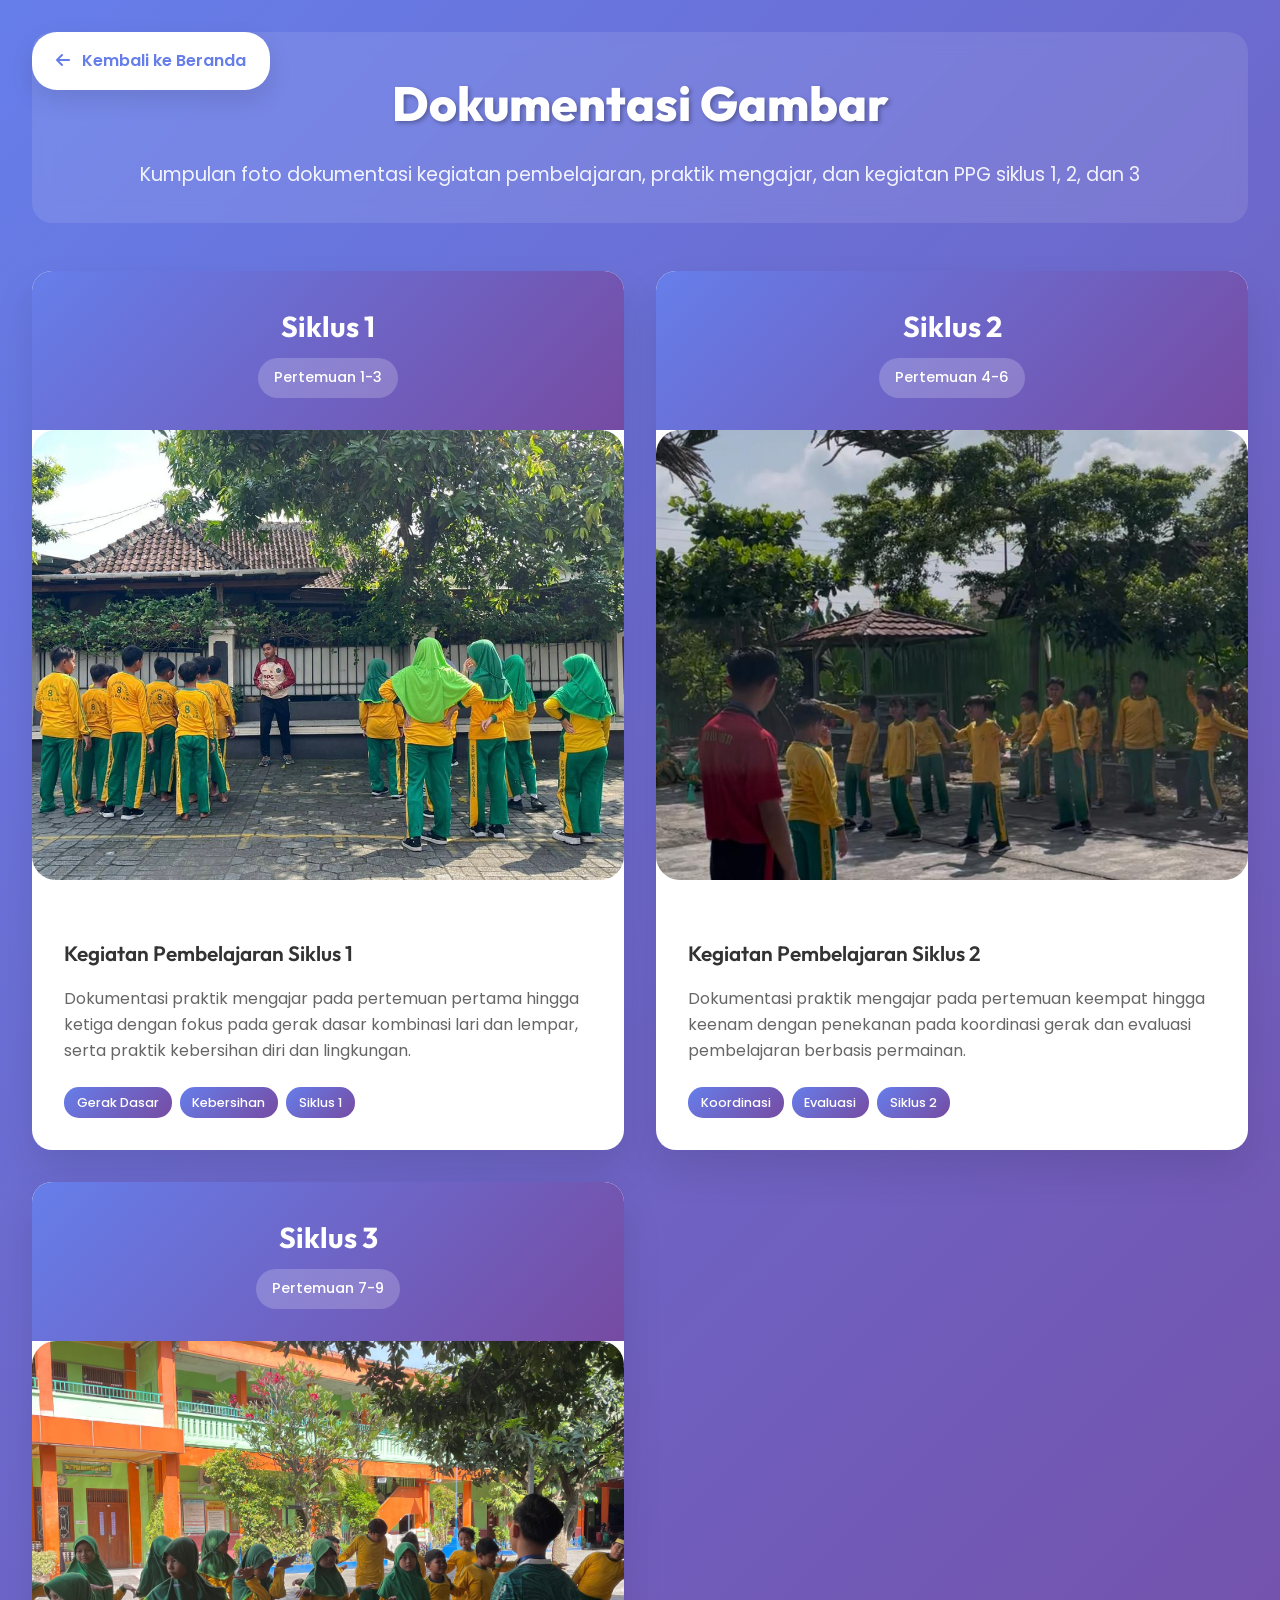
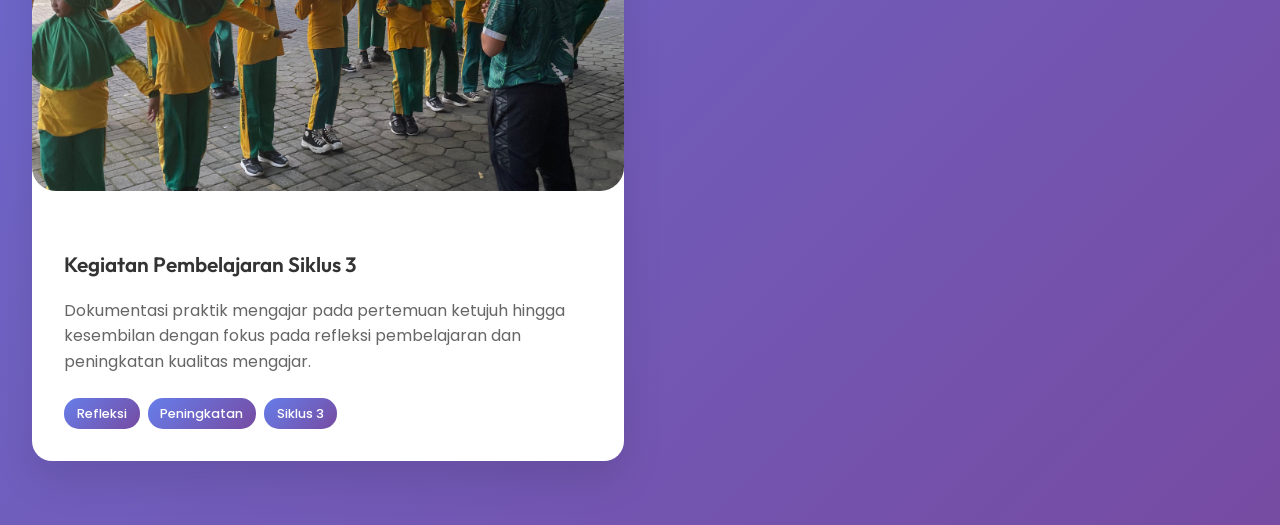
<file: dokumentasi.html>
<!DOCTYPE html>
<html lang="id">
<head>
  <meta charset="UTF-8" />
  <meta name="viewport" content="width=device-width, initial-scale=1.0" />
  <title>Dokumentasi Gambar - PPG Prajabatan 2026</title>
  <meta name="description" content="Dokumentasi foto kegiatan pembelajaran dan praktik mengajar PPG Prajabatan 2026." />
  <link rel="preconnect" href="https://fonts.googleapis.com" />
  <link rel="preconnect" href="https://fonts.gstatic.com" crossorigin />
  <link href="https://fonts.googleapis.com/css2?family=Poppins:wght@400;500;600;700&family=Outfit:wght@400;500;600;700;800;900&family=Plus+Jakarta+Sans:ital,wght@0,400;0,500;0,600;0,700;1,400&display=swap" rel="stylesheet" />
  <link rel="stylesheet" href="style.css?v=5" />
  <link rel="icon" type="image/png" href="Logo_UMS_Surakarta.png" />
  <link rel="stylesheet" href="https://cdnjs.cloudflare.com/ajax/libs/font-awesome/6.5.1/css/all.min.css" />
  <style>
    body {
      margin: 0;
      padding: 0;
      font-family: 'Poppins', sans-serif;
      background: linear-gradient(135deg, #667eea 0%, #764ba2 100%);
      min-height: 100vh;
    }
    
    .dokumentasi-container {
      padding: 2rem;
      max-width: 1400px;
      margin: 0 auto;
    }
    
    .dokumentasi-header {
      text-align: center;
      color: white;
      margin-bottom: 3rem;
      padding: 2rem;
      background: rgba(255,255,255,0.1);
      border-radius: 20px;
      backdrop-filter: blur(10px);
    }
    
    .dokumentasi-header h1 {
      font-family: 'Outfit', sans-serif;
      font-size: 3rem;
      font-weight: 800;
      margin: 0 0 1rem 0;
      text-shadow: 2px 2px 4px rgba(0,0,0,0.3);
    }
    
    .dokumentasi-header p {
      font-size: 1.2rem;
      margin: 0;
      opacity: 0.9;
    }
    
    .dokumentasi-grid {
      display: grid;
      grid-template-columns: repeat(auto-fit, minmax(400px, 1fr));
      gap: 2rem;
      margin-bottom: 2rem;
    }
    
    .dokumentasi-item {
      background: white;
      border-radius: 20px;
      overflow: hidden;
      box-shadow: 0 20px 40px rgba(0,0,0,0.1);
      transition: transform 0.3s ease, box-shadow 0.3s ease;
    }
    
    .dokumentasi-item:hover {
      transform: translateY(-10px);
      box-shadow: 0 30px 60px rgba(0,0,0,0.2);
    }
    
    .dokumentasi-header-item {
      background: linear-gradient(135deg, #667eea, #764ba2);
      color: white;
      padding: 2rem;
      text-align: center;
    }
    
    .dokumentasi-title {
      font-family: 'Outfit', sans-serif;
      font-size: 1.8rem;
      font-weight: 700;
      margin: 0 0 0.5rem 0;
    }
    
    .dokumentasi-badge {
      background: rgba(255,255,255,0.2);
      color: white;
      padding: 0.5rem 1rem;
      border-radius: 25px;
      font-size: 0.9rem;
      font-weight: 500;
      display: inline-block;
    }
    
    .dokumentasi-photo {
      position: relative;
      width: 100%;
      height: 450px;
      overflow: hidden;
    }
    
    .dokumentasi-photo img {
      width: 100%;
      height: 100%;
      object-fit: cover;
      object-position: center;
      transition: transform 0.3s ease;
    }
    
    .dokumentasi-item:hover .dokumentasi-photo img {
      transform: scale(1.05);
    }
    
    .dokumentasi-info {
      padding: 2rem;
    }
    
    .dokumentasi-info h4 {
      font-family: 'Outfit', sans-serif;
      font-size: 1.3rem;
      font-weight: 600;
      color: #333;
      margin: 0 0 1rem 0;
    }
    
    .dokumentasi-info p {
      color: #666;
      line-height: 1.6;
      margin-bottom: 1.5rem;
    }
    
    .dokumentasi-tags {
      display: flex;
      flex-wrap: wrap;
      gap: 0.5rem;
    }
    
    .dokumentasi-tags .tag {
      background: linear-gradient(135deg, #667eea, #764ba2);
      color: white;
      padding: 0.3rem 0.8rem;
      border-radius: 15px;
      font-size: 0.8rem;
      font-weight: 500;
    }
    
    .back-button {
      position: fixed;
      top: 2rem;
      left: 2rem;
      background: white;
      color: #667eea;
      padding: 1rem 1.5rem;
      border-radius: 25px;
      text-decoration: none;
      font-weight: 600;
      box-shadow: 0 10px 25px rgba(0,0,0,0.1);
      transition: all 0.3s ease;
      z-index: 1000;
    }
    
    .back-button:hover {
      transform: translateY(-2px);
      box-shadow: 0 15px 35px rgba(0,0,0,0.15);
    }
    
    .back-button i {
      margin-right: 0.5rem;
    }
    
    @media (max-width: 768px) {
      .dokumentasi-container {
        padding: 1rem;
      }
      
      .dokumentasi-header h1 {
        font-size: 2rem;
      }
      
      .dokumentasi-grid {
        grid-template-columns: 1fr;
        gap: 1.5rem;
      }
      
      .dokumentasi-photo {
        height: 350px;
      }
      
      .back-button {
        top: 1rem;
        left: 1rem;
        padding: 0.8rem 1.2rem;
        font-size: 0.9rem;
      }
    }
  </style>
</head>
<body>
  <a href="index.html" class="back-button">
    <i class="fas fa-arrow-left"></i>
    Kembali ke Beranda
  </a>

  <div class="dokumentasi-container">
    <div class="dokumentasi-header">
      <h1>Dokumentasi Gambar</h1>
      <p>Kumpulan foto dokumentasi kegiatan pembelajaran, praktik mengajar, dan kegiatan PPG siklus 1, 2, dan 3</p>
    </div>

    <div class="dokumentasi-grid">
      <!-- Siklus 1 -->
      <div class="dokumentasi-item">
        <div class="dokumentasi-header-item">
          <h3 class="dokumentasi-title">Siklus 1</h3>
          <div class="dokumentasi-badge">Pertemuan 1-3</div>
        </div>
        <div class="dokumentasi-photo">
          <img src="dokumentasi-siklus-1.jpeg" alt="Dokumentasi Siklus 1" />
        </div>
        <div class="dokumentasi-info">
          <h4>Kegiatan Pembelajaran Siklus 1</h4>
          <p>Dokumentasi praktik mengajar pada pertemuan pertama hingga ketiga dengan fokus pada gerak dasar kombinasi lari dan lempar, serta praktik kebersihan diri dan lingkungan.</p>
          <div class="dokumentasi-tags">
            <span class="tag">Gerak Dasar</span>
            <span class="tag">Kebersihan</span>
            <span class="tag">Siklus 1</span>
          </div>
        </div>
      </div>

      <!-- Siklus 2 -->
      <div class="dokumentasi-item">
        <div class="dokumentasi-header-item">
          <h3 class="dokumentasi-title">Siklus 2</h3>
          <div class="dokumentasi-badge">Pertemuan 4-6</div>
        </div>
        <div class="dokumentasi-photo">
          <img src="dokumentasi-siklus-2.jpeg" alt="Dokumentasi Siklus 2" />
        </div>
        <div class="dokumentasi-info">
          <h4>Kegiatan Pembelajaran Siklus 2</h4>
          <p>Dokumentasi praktik mengajar pada pertemuan keempat hingga keenam dengan penekanan pada koordinasi gerak dan evaluasi pembelajaran berbasis permainan.</p>
          <div class="dokumentasi-tags">
            <span class="tag">Koordinasi</span>
            <span class="tag">Evaluasi</span>
            <span class="tag">Siklus 2</span>
          </div>
        </div>
      </div>

      <!-- Siklus 3 -->
      <div class="dokumentasi-item">
        <div class="dokumentasi-header-item">
          <h3 class="dokumentasi-title">Siklus 3</h3>
          <div class="dokumentasi-badge">Pertemuan 7-9</div>
        </div>
        <div class="dokumentasi-photo">
          <img src="dokumentasi-siklus-3.jpeg" alt="Dokumentasi Siklus 3" />
        </div>
        <div class="dokumentasi-info">
          <h4>Kegiatan Pembelajaran Siklus 3</h4>
          <p>Dokumentasi praktik mengajar pada pertemuan ketujuh hingga kesembilan dengan fokus pada refleksi pembelajaran dan peningkatan kualitas mengajar.</p>
          <div class="dokumentasi-tags">
            <span class="tag">Refleksi</span>
            <span class="tag">Peningkatan</span>
            <span class="tag">Siklus 3</span>
          </div>
        </div>
      </div>
    </div>
  </div>
</body>
</html>
</file>
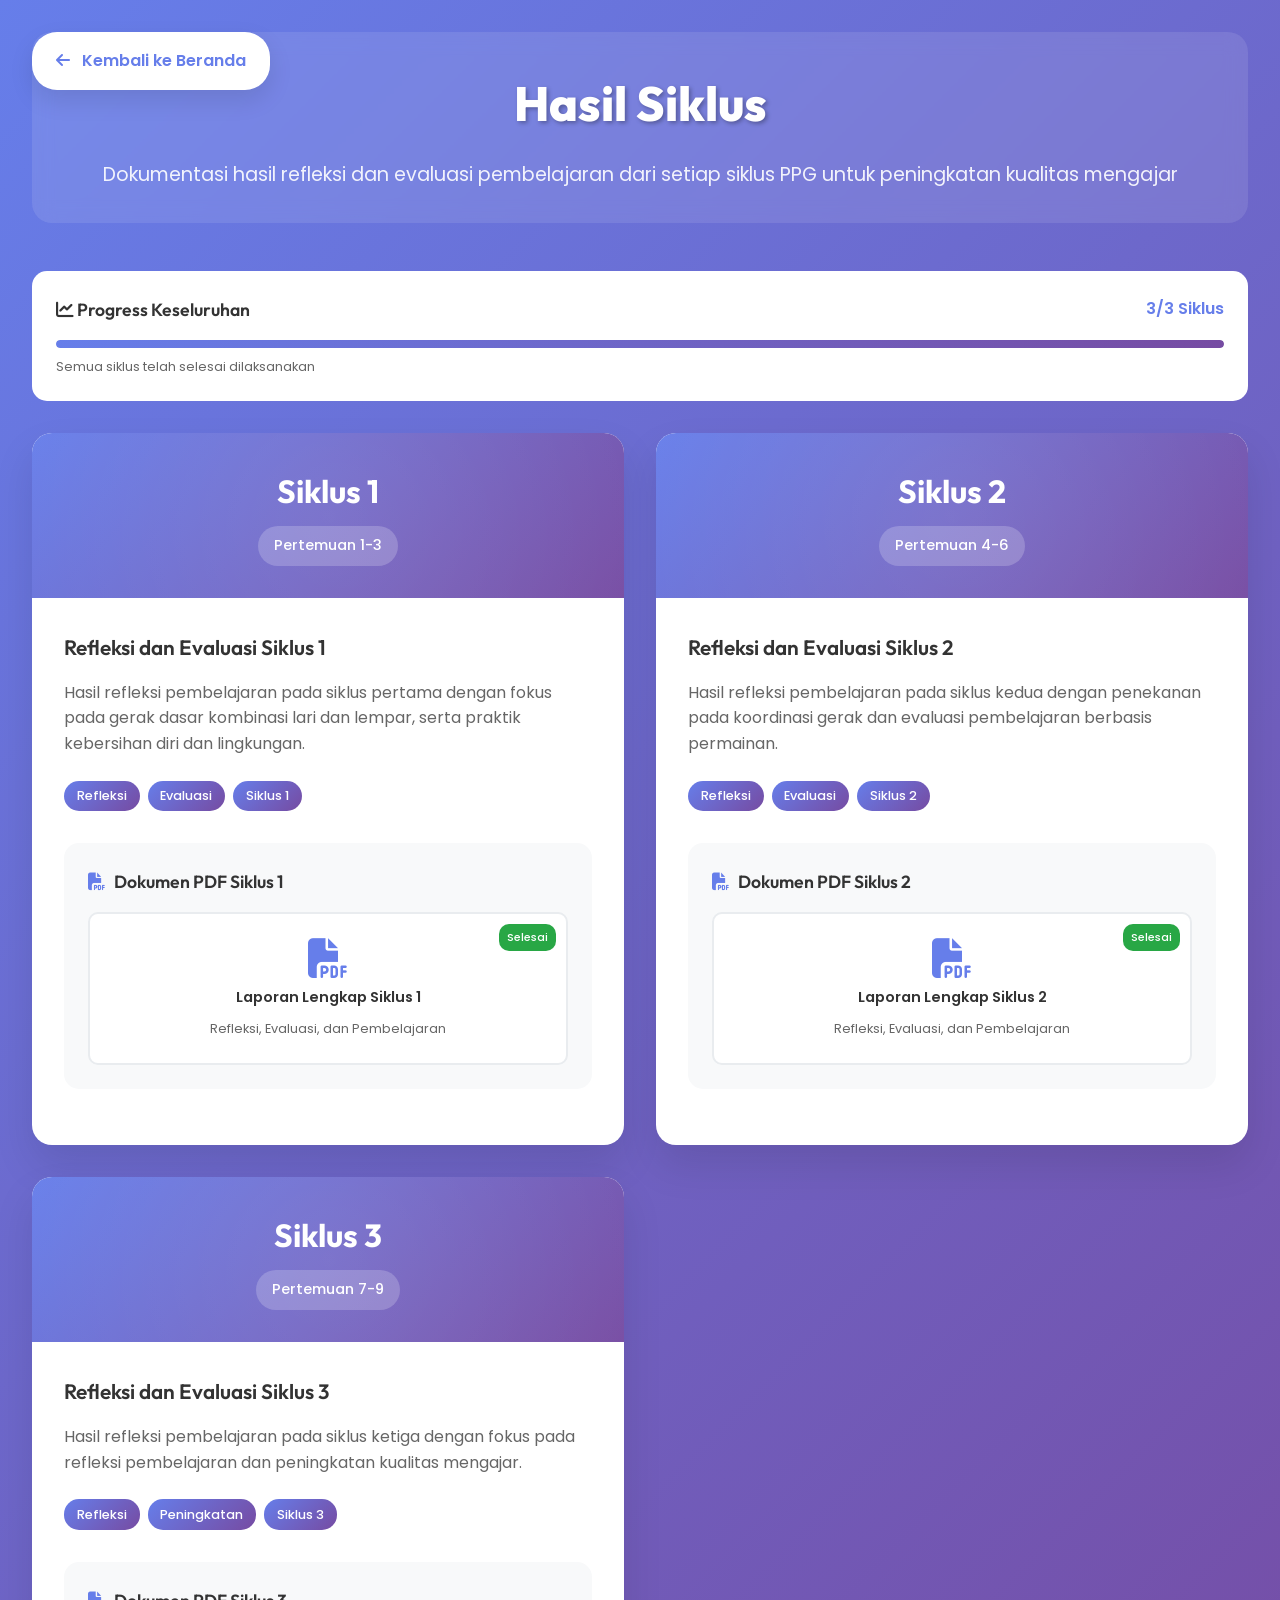
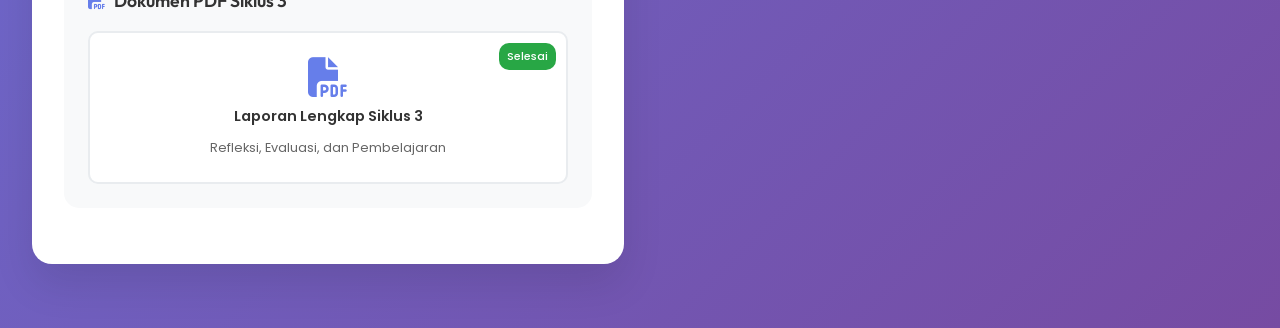
<file: hasil-siklus.html>
<!DOCTYPE html>
<html lang="id">
<head>
  <meta charset="UTF-8" />
  <meta name="viewport" content="width=device-width, initial-scale=1.0" />
  <title>Hasil Siklus - PPG Prajabatan 2026</title>
  <meta name="description" content="Hasil refleksi dan evaluasi pembelajaran dari setiap siklus PPG untuk peningkatan kualitas mengajar." />
  <link rel="preconnect" href="https://fonts.googleapis.com" />
  <link rel="preconnect" href="https://fonts.gstatic.com" crossorigin />
  <link href="https://fonts.googleapis.com/css2?family=Poppins:wght@400;500;600;700&family=Outfit:wght@400;500;600;700;800;900&family=Plus+Jakarta+Sans:ital,wght@0,400;0,500;0,600;0,700;1,400&display=swap" rel="stylesheet" />
  <link rel="stylesheet" href="style.css?v=5" />
  <link rel="icon" type="image/png" href="Logo_UMS_Surakarta.png" />
  <link rel="stylesheet" href="https://cdnjs.cloudflare.com/ajax/libs/font-awesome/6.5.1/css/all.min.css" />
  <style>
    body {
      margin: 0;
      padding: 0;
      font-family: 'Poppins', sans-serif;
      background: linear-gradient(135deg, #667eea 0%, #764ba2 100%);
      min-height: 100vh;
    }
    
    .hasil-siklus-container {
      padding: 2rem;
      max-width: 1400px;
      margin: 0 auto;
    }
    
    .hasil-siklus-header {
      text-align: center;
      color: white;
      margin-bottom: 3rem;
      padding: 2rem;
      background: rgba(255,255,255,0.1);
      border-radius: 20px;
      backdrop-filter: blur(10px);
    }
    
    .hasil-siklus-header h1 {
      font-family: 'Outfit', sans-serif;
      font-size: 3rem;
      font-weight: 800;
      margin: 0 0 1rem 0;
      text-shadow: 2px 2px 4px rgba(0,0,0,0.3);
    }
    
    .hasil-siklus-header p {
      font-size: 1.2rem;
      margin: 0;
      opacity: 0.9;
    }
    
    .siklus-grid {
      display: grid;
      grid-template-columns: repeat(auto-fit, minmax(400px, 1fr));
      gap: 2rem;
      margin-bottom: 2rem;
    }
    
    .siklus-item {
      background: white;
      border-radius: 20px;
      overflow: hidden;
      box-shadow: 0 20px 40px rgba(0,0,0,0.1);
      transition: transform 0.3s ease, box-shadow 0.3s ease;
    }
    
    .siklus-item:hover {
      transform: translateY(-10px);
      box-shadow: 0 30px 60px rgba(0,0,0,0.2);
    }
    
    .siklus-header-item {
      background: linear-gradient(135deg, #667eea, #764ba2);
      color: white;
      padding: 2rem;
      text-align: center;
      position: relative;
      overflow: hidden;
    }
    
    .siklus-header-item::before {
      content: '';
      position: absolute;
      top: -50%;
      right: -50%;
      width: 200%;
      height: 200%;
      background: radial-gradient(circle, rgba(255,255,255,0.1) 0%, transparent 70%);
      animation: rotate 20s linear infinite;
    }
    
    @keyframes rotate {
      0% { transform: rotate(0deg); }
      100% { transform: rotate(360deg); }
    }
    
    .siklus-title {
      font-family: 'Outfit', sans-serif;
      font-size: 2rem;
      font-weight: 700;
      margin: 0 0 0.5rem 0;
      position: relative;
      z-index: 1;
    }
    
    .siklus-badge {
      background: rgba(255,255,255,0.2);
      color: white;
      padding: 0.5rem 1rem;
      border-radius: 25px;
      font-size: 0.9rem;
      font-weight: 500;
      display: inline-block;
      position: relative;
      z-index: 1;
    }
    
    .siklus-content {
      padding: 2rem;
    }
    
    .siklus-info {
      margin-bottom: 2rem;
    }
    
    .siklus-info h4 {
      font-family: 'Outfit', sans-serif;
      font-size: 1.3rem;
      font-weight: 600;
      color: #333;
      margin: 0 0 1rem 0;
    }
    
    .siklus-info p {
      color: #666;
      line-height: 1.6;
      margin-bottom: 1.5rem;
    }
    
    .siklus-tags {
      display: flex;
      flex-wrap: wrap;
      gap: 0.5rem;
      margin-bottom: 2rem;
    }
    
    .siklus-tags .tag {
      background: linear-gradient(135deg, #667eea, #764ba2);
      color: white;
      padding: 0.3rem 0.8rem;
      border-radius: 15px;
      font-size: 0.8rem;
      font-weight: 500;
    }
    
    .pdf-section {
      background: #f8f9fa;
      border-radius: 15px;
      padding: 1.5rem;
      margin-bottom: 1.5rem;
    }
    
    .pdf-section h5 {
      font-family: 'Outfit', sans-serif;
      font-size: 1.1rem;
      font-weight: 600;
      color: #333;
      margin: 0 0 1rem 0;
      display: flex;
      align-items: center;
      gap: 0.5rem;
    }
    
    .pdf-section h5 i {
      color: #667eea;
    }
    
    .pdf-grid {
      display: grid;
      grid-template-columns: repeat(auto-fit, minmax(200px, 1fr));
      gap: 1rem;
    }
    
    .pdf-item {
      background: white;
      border-radius: 10px;
      padding: 1.5rem;
      text-align: center;
      border: 2px solid #e9ecef;
      transition: all 0.3s ease;
      cursor: pointer;
      text-decoration: none;
      color: inherit;
      position: relative;
      overflow: hidden;
    }
    
    .pdf-item::before {
      content: '';
      position: absolute;
      top: 0;
      left: -100%;
      width: 100%;
      height: 100%;
      background: linear-gradient(90deg, transparent, rgba(102, 126, 234, 0.1), transparent);
      transition: left 0.5s ease;
    }
    
    .pdf-item:hover::before {
      left: 100%;
    }
    
    .pdf-item:hover {
      border-color: #667eea;
      transform: translateY(-2px);
      box-shadow: 0 5px 15px rgba(102, 126, 234, 0.2);
    }
    
    .pdf-item i {
      font-size: 2.5rem;
      color: #667eea;
      margin-bottom: 0.5rem;
      transition: transform 0.3s ease;
    }
    
    .pdf-item:hover i {
      transform: scale(1.1);
    }
    
    .pdf-item h6 {
      font-size: 0.9rem;
      font-weight: 600;
      margin: 0 0 0.5rem 0;
      color: #333;
    }
    
    .pdf-item p {
      font-size: 0.8rem;
      color: #666;
      margin: 0;
    }
    
    .status-badge {
      position: absolute;
      top: 10px;
      right: 10px;
      background: #28a745;
      color: white;
      padding: 0.25rem 0.5rem;
      border-radius: 10px;
      font-size: 0.7rem;
      font-weight: 500;
    }
    
    .status-badge.pending {
      background: #ffc107;
      color: #333;
    }
    
    .back-button {
      position: fixed;
      top: 2rem;
      left: 2rem;
      background: white;
      color: #667eea;
      padding: 1rem 1.5rem;
      border-radius: 25px;
      text-decoration: none;
      font-weight: 600;
      box-shadow: 0 10px 25px rgba(0,0,0,0.1);
      transition: all 0.3s ease;
      z-index: 1000;
    }
    
    .back-button:hover {
      transform: translateY(-2px);
      box-shadow: 0 15px 35px rgba(0,0,0,0.15);
    }
    
    .back-button i {
      margin-right: 0.5rem;
    }
    
    .progress-section {
      background: white;
      border-radius: 15px;
      padding: 1.5rem;
      margin-bottom: 2rem;
    }
    
    .progress-header {
      display: flex;
      justify-content: space-between;
      align-items: center;
      margin-bottom: 1rem;
    }
    
    .progress-header h5 {
      font-family: 'Outfit', sans-serif;
      font-size: 1.1rem;
      font-weight: 600;
      color: #333;
      margin: 0;
    }
    
    .progress-bar {
      background: #e9ecef;
      border-radius: 10px;
      height: 8px;
      overflow: hidden;
    }
    
    .progress-fill {
      background: linear-gradient(135deg, #667eea, #764ba2);
      height: 100%;
      border-radius: 10px;
      transition: width 0.3s ease;
    }
    
    .progress-text {
      font-size: 0.8rem;
      color: #666;
      margin-top: 0.5rem;
    }
    
    @media (max-width: 768px) {
      .hasil-siklus-container {
        padding: 1rem;
      }
      
      .hasil-siklus-header h1 {
        font-size: 2rem;
      }
      
      .siklus-grid {
        grid-template-columns: 1fr;
        gap: 1.5rem;
      }
      
      .pdf-grid {
        grid-template-columns: 1fr;
      }
      
      .back-button {
        top: 1rem;
        left: 1rem;
        padding: 0.8rem 1.2rem;
        font-size: 0.9rem;
      }
    }
  </style>
</head>
<body>
  <a href="index.html" class="back-button">
    <i class="fas fa-arrow-left"></i>
    Kembali ke Beranda
  </a>

  <div class="hasil-siklus-container">
    <div class="hasil-siklus-header">
      <h1>Hasil Siklus</h1>
      <p>Dokumentasi hasil refleksi dan evaluasi pembelajaran dari setiap siklus PPG untuk peningkatan kualitas mengajar</p>
    </div>

    <div class="progress-section">
      <div class="progress-header">
        <h5><i class="fas fa-chart-line"></i> Progress Keseluruhan</h5>
        <span style="color: #667eea; font-weight: 600;">3/3 Siklus</span>
      </div>
      <div class="progress-bar">
        <div class="progress-fill" style="width: 100%;"></div>
      </div>
      <div class="progress-text">Semua siklus telah selesai dilaksanakan</div>
    </div>

    <div class="siklus-grid">
      <!-- Siklus 1 -->
      <div class="siklus-item">
        <div class="siklus-header-item">
          <h3 class="siklus-title">Siklus 1</h3>
          <div class="siklus-badge">Pertemuan 1-3</div>
        </div>
        <div class="siklus-content">
          <div class="siklus-info">
            <h4>Refleksi dan Evaluasi Siklus 1</h4>
            <p>Hasil refleksi pembelajaran pada siklus pertama dengan fokus pada gerak dasar kombinasi lari dan lempar, serta praktik kebersihan diri dan lingkungan.</p>
            <div class="siklus-tags">
              <span class="tag">Refleksi</span>
              <span class="tag">Evaluasi</span>
              <span class="tag">Siklus 1</span>
            </div>
          </div>
          
          <!-- PDF Document Section -->
          <div class="pdf-section">
            <h5><i class="fas fa-file-pdf"></i> Dokumen PDF Siklus 1</h5>
            <div class="pdf-grid">
              <a href="assets/docs/hasil-siklus-1.pdf" class="pdf-item" target="_blank">
                <span class="status-badge">Selesai</span>
                <i class="fas fa-file-pdf"></i>
                <h6>Laporan Lengkap Siklus 1</h6>
                <p>Refleksi, Evaluasi, dan Pembelajaran</p>
              </a>
            </div>
          </div>
        </div>
      </div>

      <!-- Siklus 2 -->
      <div class="siklus-item">
        <div class="siklus-header-item">
          <h3 class="siklus-title">Siklus 2</h3>
          <div class="siklus-badge">Pertemuan 4-6</div>
        </div>
        <div class="siklus-content">
          <div class="siklus-info">
            <h4>Refleksi dan Evaluasi Siklus 2</h4>
            <p>Hasil refleksi pembelajaran pada siklus kedua dengan penekanan pada koordinasi gerak dan evaluasi pembelajaran berbasis permainan.</p>
            <div class="siklus-tags">
              <span class="tag">Refleksi</span>
              <span class="tag">Evaluasi</span>
              <span class="tag">Siklus 2</span>
            </div>
          </div>
          
          <!-- PDF Document Section -->
          <div class="pdf-section">
            <h5><i class="fas fa-file-pdf"></i> Dokumen PDF Siklus 2</h5>
            <div class="pdf-grid">
              <a href="assets/docs/hasil-siklus-2.pdf" class="pdf-item" target="_blank">
                <span class="status-badge">Selesai</span>
                <i class="fas fa-file-pdf"></i>
                <h6>Laporan Lengkap Siklus 2</h6>
                <p>Refleksi, Evaluasi, dan Pembelajaran</p>
              </a>
            </div>
          </div>
        </div>
      </div>

      <!-- Siklus 3 -->
      <div class="siklus-item">
        <div class="siklus-header-item">
          <h3 class="siklus-title">Siklus 3</h3>
          <div class="siklus-badge">Pertemuan 7-9</div>
        </div>
        <div class="siklus-content">
          <div class="siklus-info">
            <h4>Refleksi dan Evaluasi Siklus 3</h4>
            <p>Hasil refleksi pembelajaran pada siklus ketiga dengan fokus pada refleksi pembelajaran dan peningkatan kualitas mengajar.</p>
            <div class="siklus-tags">
              <span class="tag">Refleksi</span>
              <span class="tag">Peningkatan</span>
              <span class="tag">Siklus 3</span>
            </div>
          </div>
          
          <!-- PDF Document Section -->
          <div class="pdf-section">
            <h5><i class="fas fa-file-pdf"></i> Dokumen PDF Siklus 3</h5>
            <div class="pdf-grid">
              <a href="assets/docs/siklus-3-revisi.pdf" class="pdf-item" target="_blank">
                <span class="status-badge">Selesai</span>
                <i class="fas fa-file-pdf"></i>
                <h6>Laporan Lengkap Siklus 3</h6>
                <p>Refleksi, Evaluasi, dan Pembelajaran</p>
              </a>
            </div>
          </div>
        </div>
      </div>
    </div>
  </div>
</body>
</html>
</file>
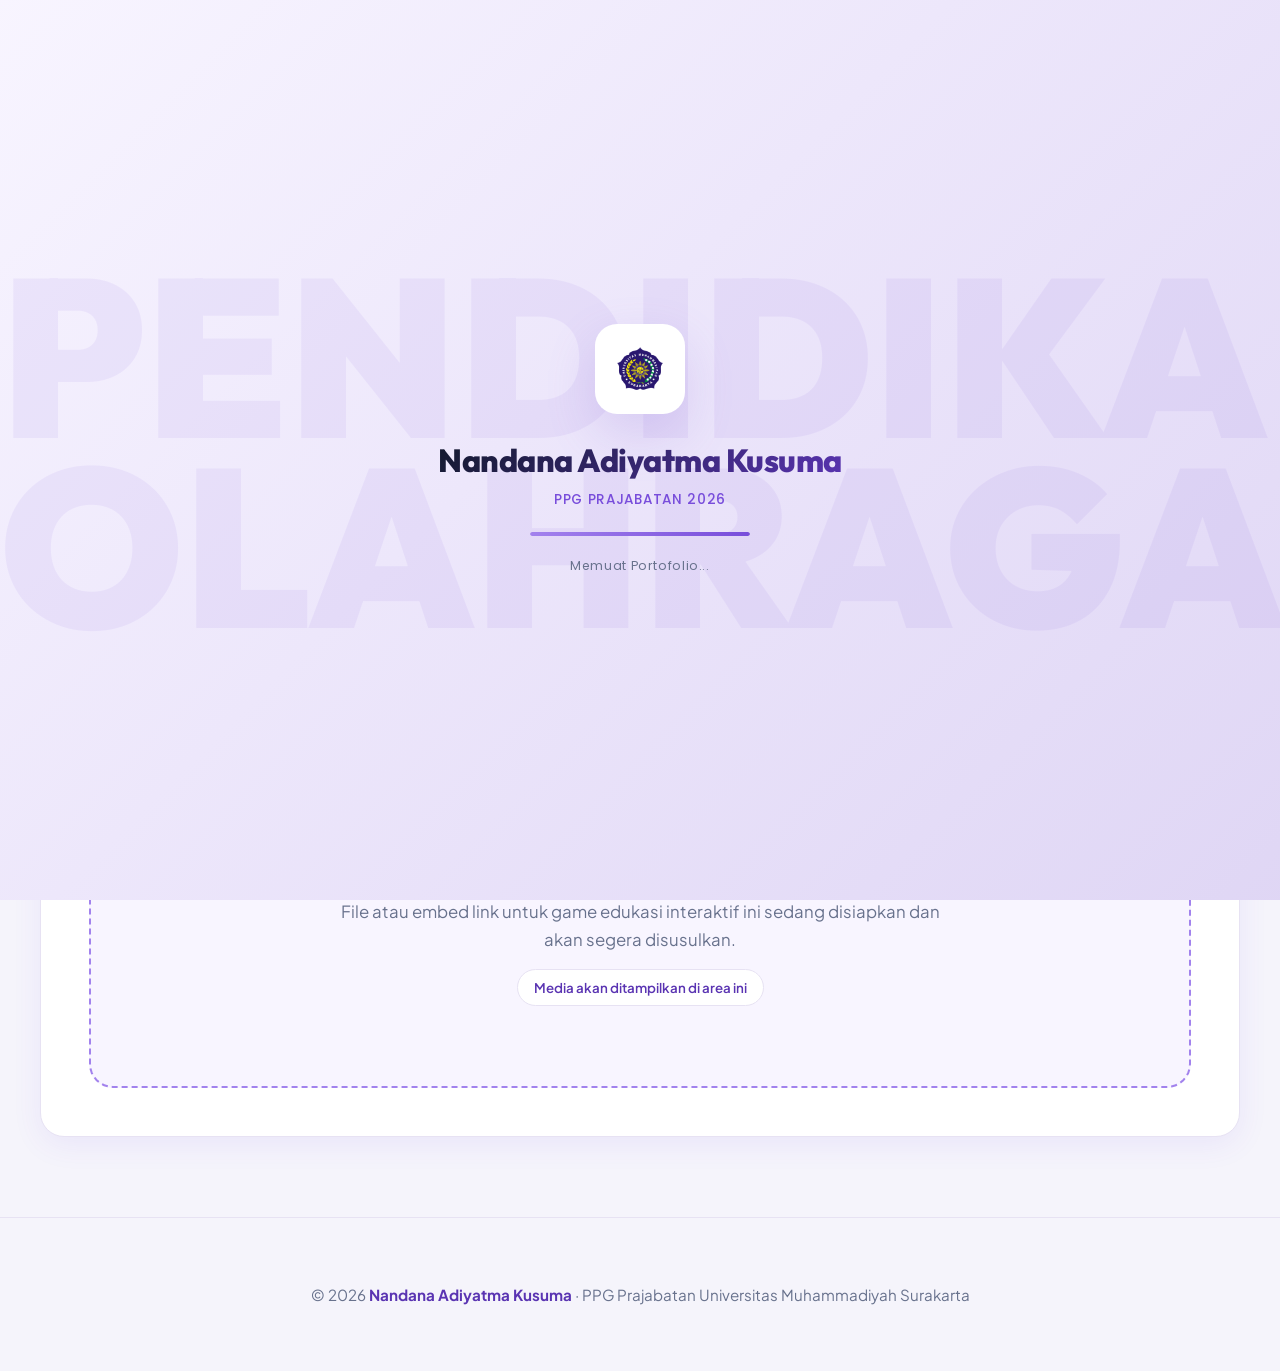
<file: media-pembelajaran.html>
<!DOCTYPE html>
<html lang="id">
<head>
  <meta charset="UTF-8" />
  <meta name="viewport" content="width=1200" />
  <title>Media Pembelajaran – Portofolio Satriya</title>
  <meta name="description" content="Media Pembelajaran untuk melengkapi kebutuhan kelas" />
  <link rel="preconnect" href="https://fonts.googleapis.com" />
  <link rel="preconnect" href="https://fonts.gstatic.com" crossorigin />
  <link href="https://fonts.googleapis.com/css2?family=Poppins:wght@400;500;600;700&family=Outfit:wght@400;500;600;700;800;900&family=Plus+Jakarta+Sans:ital,wght@0,400;0,500;0,600;0,700;1,400&display=swap" rel="stylesheet" />
  <link rel="stylesheet" href="style.css?v=6" />
  <link rel="icon" type="image/png" href="Logo_UMS_Surakarta.png" />
  <link rel="stylesheet" href="https://cdnjs.cloudflare.com/ajax/libs/font-awesome/6.5.1/css/all.min.css" />
  <style>
    .detail-section { padding: 9rem 2rem 5rem; min-height: 80vh; background: var(--bg-alt); }
    .back-btn {
      display: inline-flex; align-items: center; gap: 0.5rem;
      color: var(--text-muted); text-decoration: none; font-weight: 600;
      margin-bottom: 2rem; transition: var(--transition);
      background: var(--white); padding: 0.6rem 1.2rem;
      border-radius: 99px; border: 1.5px solid var(--border);
    }
    .back-btn:hover { color: var(--purple); border-color: var(--purple-light); transform: translateY(-2px); }
    .media-container {
      background: var(--white);
      border-radius: var(--radius-lg);
      padding: 3rem;
      box-shadow: var(--shadow-md);
      border: 1px solid var(--border);
    }
    .media-header { margin-bottom: 3rem; border-bottom: 2px solid var(--border); padding-bottom: 2rem; }
    .section-tag {
      display: inline-block; background: var(--purple-soft); color: var(--purple);
      border: 1px solid var(--border); padding: 0.28rem 1rem; border-radius: 99px;
      font-size: 0.75rem; font-weight: 700; text-transform: uppercase; margin-bottom: 1rem;
    }
    .media-header h1 { font-family: 'Outfit', sans-serif; font-size: 2.2rem; color: var(--dark); margin-bottom: 1rem; }
    .media-meta { display: flex; gap: 1.5rem; color: var(--text-muted); font-size: 0.9rem; font-weight: 500; }
    
    .preview-box {
      background: var(--purple-bg);
      border: 2px dashed var(--purple-light);
      border-radius: var(--radius-lg);
      padding: 5rem 2rem;
      text-align: center;
      display: flex;
      flex-direction: column;
      align-items: center;
      justify-content: center;
      margin-top: 2rem;
    }
    .preview-icon {
      font-size: 4rem;
      margin-bottom: 1.5rem;
      color: var(--purple);
      animation: pulse 3s infinite alternate;
    }
    .preview-box h3 {
      font-family: 'Outfit', sans-serif;
      color: var(--dark);
      font-size: 1.8rem;
      margin-bottom: 0.8rem;
    }
    .preview-box p {
      color: var(--text-muted);
      font-size: 1.05rem;
      max-width: 600px;
      margin-bottom: 1rem;
    }
    .preview-box small {
      display: inline-block;
      background: var(--white);
      padding: 0.4rem 1rem;
      border-radius: 99px;
      color: var(--purple-dark);
      font-weight: 600;
      border: 1px solid var(--border);
    }
    
    @keyframes pulse {
      0% { transform: scale(1); opacity: 0.8; }
      100% { transform: scale(1.1); opacity: 1; }
    }
  </style>
</head>
<body>
  <!-- ══════════════════════════════════════════════
       PRELOADER / INTRO ANIMATION
  ══════════════════════════════════════════════ -->
  <div id="preloader">
    <div class="preloader-inner">
      <div class="preloader-logo">
        <img src="Logo_UMS_Surakarta.png" alt="Logo UMS" class="preloader-logo-img" />
      </div>
      <div class="preloader-text">
        <span class="preloader-name">Nandana Adiyatma Kusuma</span>
        <span class="preloader-sub">PPG Prajabatan 2026</span>
      </div>
      <div class="preloader-bar-wrap">
        <div class="preloader-bar" id="preloaderBar"></div>
      </div>
      <p class="preloader-hint">Memuat Portofolio...</p>
    </div>
    <div class="preloader-bg-text">PENDIDIKAN JASMANI<br>OLAHRAGA DAN KESEHATAN</div>
  </div>

  <div class="page-transition" id="pageTransition"></div>

  <!-- NAVBAR (REUSED) -->
  <nav class="navbar scrolled" id="navbar">
    <div class="nav-container">
      <a href="index.html#home" class="nav-brand">
        <img src="Logo_UMS_Surakarta.png" alt="Logo UMS" class="nav-logo-img" onerror="this.style.display='none'; this.nextElementSibling.style.display='flex';" />
        <div class="nav-logo-icon" aria-label="Logo universitas" style="display: none;">🏛️</div>
        <div class="nav-brand-text">
          <span class="nav-univ">Universitas Muhammadiyah Surakarta</span>
          <span class="nav-sub">PPG Prajabatan 2026</span>
        </div>
      </a>
      <ul class="nav-links">
        <li><a href="index.html#home" class="nav-link">Beranda</a></li>
        <li><a href="index.html#profil" class="nav-link">Profil</a></li>
        <li><a href="index.html#artefak" class="nav-link">Artefak</a></li>
        <li><a href="index.html#kontak" class="btn-hubungi">Hubungi Saya</a></li>
      </ul>
    </div>
  </nav>

  <main class="detail-section page-enter">
    <div class="container">
      <a href="index.html#artefak" class="back-btn">← Kembali ke Artefak</a>
      
      <div class="media-container">
        <div class="media-header">
          <span class="section-tag">Media Pembelajaran</span>
          <h1>Game Edukasi Interaktif</h1>
          <div class="media-meta">
            <span>📅 2026</span>
            <span>📂 Media Interaktif</span>
            <span>🎮 Quizizz / Flash</span>
          </div>
        </div>

        <div class="media-content">
          <p style="color: var(--text); font-size: 1.1rem; line-height: 1.8; margin-bottom: 2rem;">
            Media pembelajaran berbasis game menggunakan platform digital untuk meningkatkan motivasi dan keterlibatan peserta didik selama proses pembelajaran. Media ini dirancang khusus untuk membuat konsep yang sulit menjadi lebih menyenangkan untuk dipelajari.
          </p>

          <div class="preview-box">
            <div class="preview-icon">🎲</div>
            <h3>File Media Belum Tersedia</h3>
            <p>File atau embed link untuk game edukasi interaktif ini sedang disiapkan dan akan segera disusulkan.</p>
            <small>Media akan ditampilkan di area ini</small>
          </div>
        </div>
      </div>
    </div>
  </main>

  <footer class="footer">
    <div class="container footer-inner">
      <p>© 2026 <strong>Nandana Adiyatma Kusuma</strong> · PPG Prajabatan Universitas Muhammadiyah Surakarta</p>
    </div>
  </footer>
  <script src="script.js"></script>
</body>
</html>
</file>
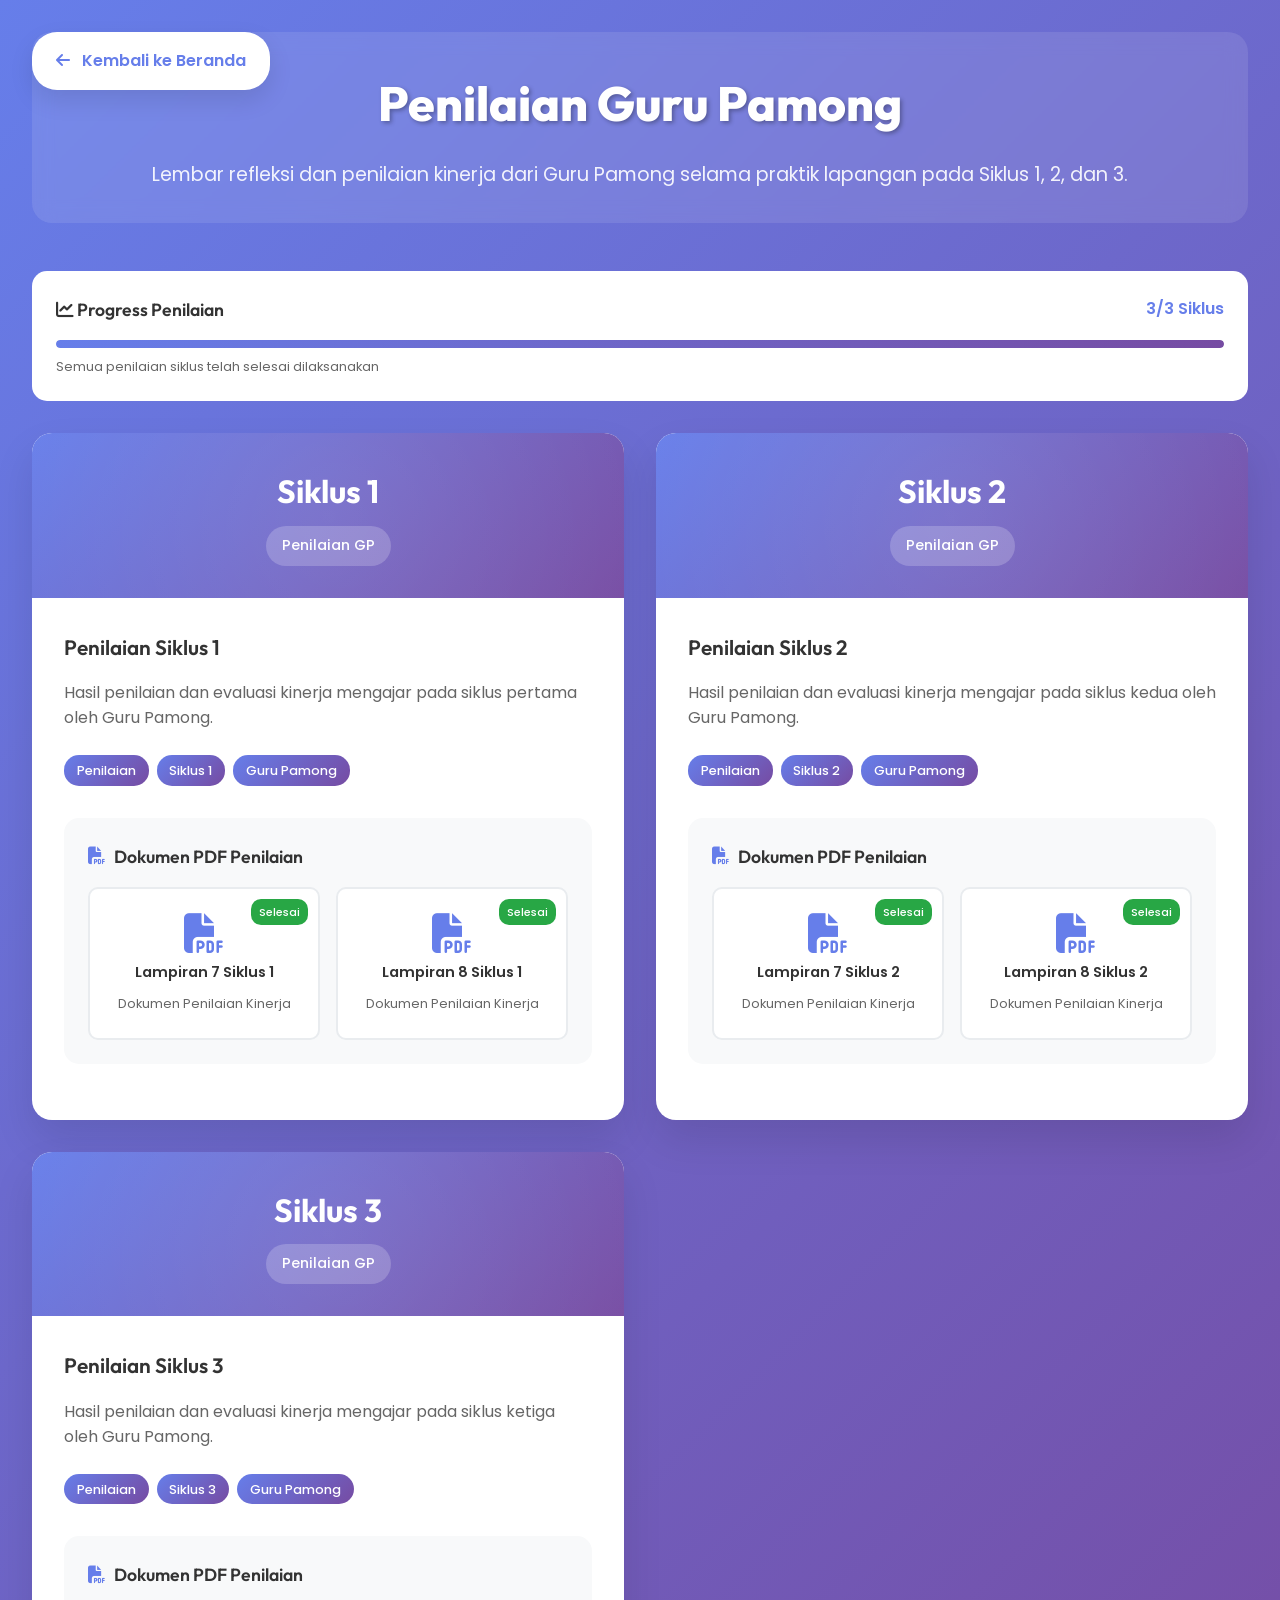
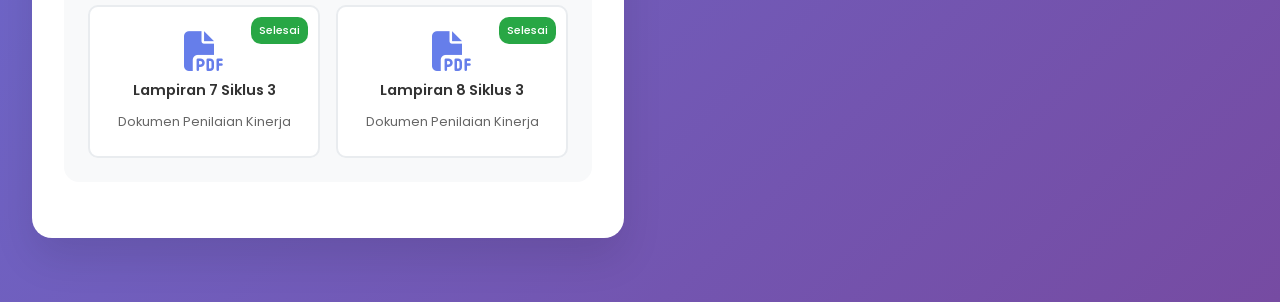
<file: penilaian-guru-pamong.html>
<!DOCTYPE html>
<html lang="id">
<head>
  <meta charset="UTF-8" />
  <meta name="viewport" content="width=device-width, initial-scale=1.0" />
  <title>Penilaian Guru Pamong - PPG Prajabatan 2026</title>
  <meta name="description" content="Lembar refleksi dan penilaian kinerja dari Guru Pamong selama praktik lapangan." />
  <link rel="preconnect" href="https://fonts.googleapis.com" />
  <link rel="preconnect" href="https://fonts.gstatic.com" crossorigin />
  <link href="https://fonts.googleapis.com/css2?family=Poppins:wght@400;500;600;700&family=Outfit:wght@400;500;600;700;800;900&family=Plus+Jakarta+Sans:ital,wght@0,400;0,500;0,600;0,700;1,400&display=swap" rel="stylesheet" />
  <link rel="stylesheet" href="style.css?v=5" />
  <link rel="icon" type="image/png" href="Logo_UMS_Surakarta.png" />
  <link rel="stylesheet" href="https://cdnjs.cloudflare.com/ajax/libs/font-awesome/6.5.1/css/all.min.css" />
  <style>
    body {
      margin: 0;
      padding: 0;
      font-family: 'Poppins', sans-serif;
      background: linear-gradient(135deg, #667eea 0%, #764ba2 100%);
      min-height: 100vh;
    }
    
    .hasil-siklus-container {
      padding: 2rem;
      max-width: 1400px;
      margin: 0 auto;
    }
    
    .hasil-siklus-header {
      text-align: center;
      color: white;
      margin-bottom: 3rem;
      padding: 2rem;
      background: rgba(255,255,255,0.1);
      border-radius: 20px;
      backdrop-filter: blur(10px);
    }
    
    .hasil-siklus-header h1 {
      font-family: 'Outfit', sans-serif;
      font-size: 3rem;
      font-weight: 800;
      margin: 0 0 1rem 0;
      text-shadow: 2px 2px 4px rgba(0,0,0,0.3);
    }
    
    .hasil-siklus-header p {
      font-size: 1.2rem;
      margin: 0;
      opacity: 0.9;
    }
    
    .siklus-grid {
      display: grid;
      grid-template-columns: repeat(auto-fit, minmax(400px, 1fr));
      gap: 2rem;
      margin-bottom: 2rem;
    }
    
    .siklus-item {
      background: white;
      border-radius: 20px;
      overflow: hidden;
      box-shadow: 0 20px 40px rgba(0,0,0,0.1);
      transition: transform 0.3s ease, box-shadow 0.3s ease;
    }
    
    .siklus-item:hover {
      transform: translateY(-10px);
      box-shadow: 0 30px 60px rgba(0,0,0,0.2);
    }
    
    .siklus-header-item {
      background: linear-gradient(135deg, #667eea, #764ba2);
      color: white;
      padding: 2rem;
      text-align: center;
      position: relative;
      overflow: hidden;
    }
    
    .siklus-header-item::before {
      content: '';
      position: absolute;
      top: -50%;
      right: -50%;
      width: 200%;
      height: 200%;
      background: radial-gradient(circle, rgba(255,255,255,0.1) 0%, transparent 70%);
      animation: rotate 20s linear infinite;
    }
    
    @keyframes rotate {
      0% { transform: rotate(0deg); }
      100% { transform: rotate(360deg); }
    }
    
    .siklus-title {
      font-family: 'Outfit', sans-serif;
      font-size: 2rem;
      font-weight: 700;
      margin: 0 0 0.5rem 0;
      position: relative;
      z-index: 1;
    }
    
    .siklus-badge {
      background: rgba(255,255,255,0.2);
      color: white;
      padding: 0.5rem 1rem;
      border-radius: 25px;
      font-size: 0.9rem;
      font-weight: 500;
      display: inline-block;
      position: relative;
      z-index: 1;
    }
    
    .siklus-content {
      padding: 2rem;
    }
    
    .siklus-info {
      margin-bottom: 2rem;
    }
    
    .siklus-info h4 {
      font-family: 'Outfit', sans-serif;
      font-size: 1.3rem;
      font-weight: 600;
      color: #333;
      margin: 0 0 1rem 0;
    }
    
    .siklus-info p {
      color: #666;
      line-height: 1.6;
      margin-bottom: 1.5rem;
    }
    
    .siklus-tags {
      display: flex;
      flex-wrap: wrap;
      gap: 0.5rem;
      margin-bottom: 2rem;
    }
    
    .siklus-tags .tag {
      background: linear-gradient(135deg, #667eea, #764ba2);
      color: white;
      padding: 0.3rem 0.8rem;
      border-radius: 15px;
      font-size: 0.8rem;
      font-weight: 500;
    }
    
    .pdf-section {
      background: #f8f9fa;
      border-radius: 15px;
      padding: 1.5rem;
      margin-bottom: 1.5rem;
    }
    
    .pdf-section h5 {
      font-family: 'Outfit', sans-serif;
      font-size: 1.1rem;
      font-weight: 600;
      color: #333;
      margin: 0 0 1rem 0;
      display: flex;
      align-items: center;
      gap: 0.5rem;
    }
    
    .pdf-section h5 i {
      color: #667eea;
    }
    
    .pdf-grid {
      display: grid;
      grid-template-columns: repeat(auto-fit, minmax(200px, 1fr));
      gap: 1rem;
    }
    
    .pdf-item {
      background: white;
      border-radius: 10px;
      padding: 1.5rem;
      text-align: center;
      border: 2px solid #e9ecef;
      transition: all 0.3s ease;
      cursor: pointer;
      text-decoration: none;
      color: inherit;
      position: relative;
      overflow: hidden;
    }
    
    .pdf-item::before {
      content: '';
      position: absolute;
      top: 0;
      left: -100%;
      width: 100%;
      height: 100%;
      background: linear-gradient(90deg, transparent, rgba(102, 126, 234, 0.1), transparent);
      transition: left 0.5s ease;
    }
    
    .pdf-item:hover::before {
      left: 100%;
    }
    
    .pdf-item:hover {
      border-color: #667eea;
      transform: translateY(-2px);
      box-shadow: 0 5px 15px rgba(102, 126, 234, 0.2);
    }
    
    .pdf-item i {
      font-size: 2.5rem;
      color: #667eea;
      margin-bottom: 0.5rem;
      transition: transform 0.3s ease;
    }
    
    .pdf-item:hover i {
      transform: scale(1.1);
    }
    
    .pdf-item h6 {
      font-size: 0.9rem;
      font-weight: 600;
      margin: 0 0 0.5rem 0;
      color: #333;
    }
    
    .pdf-item p {
      font-size: 0.8rem;
      color: #666;
      margin: 0;
    }
    
    .status-badge {
      position: absolute;
      top: 10px;
      right: 10px;
      background: #28a745;
      color: white;
      padding: 0.25rem 0.5rem;
      border-radius: 10px;
      font-size: 0.7rem;
      font-weight: 500;
    }
    
    .status-badge.pending {
      background: #ffc107;
      color: #333;
    }
    
    .back-button {
      position: fixed;
      top: 2rem;
      left: 2rem;
      background: white;
      color: #667eea;
      padding: 1rem 1.5rem;
      border-radius: 25px;
      text-decoration: none;
      font-weight: 600;
      box-shadow: 0 10px 25px rgba(0,0,0,0.1);
      transition: all 0.3s ease;
      z-index: 1000;
    }
    
    .back-button:hover {
      transform: translateY(-2px);
      box-shadow: 0 15px 35px rgba(0,0,0,0.15);
    }
    
    .back-button i {
      margin-right: 0.5rem;
    }
    
    .progress-section {
      background: white;
      border-radius: 15px;
      padding: 1.5rem;
      margin-bottom: 2rem;
    }
    
    .progress-header {
      display: flex;
      justify-content: space-between;
      align-items: center;
      margin-bottom: 1rem;
    }
    
    .progress-header h5 {
      font-family: 'Outfit', sans-serif;
      font-size: 1.1rem;
      font-weight: 600;
      color: #333;
      margin: 0;
    }
    
    .progress-bar {
      background: #e9ecef;
      border-radius: 10px;
      height: 8px;
      overflow: hidden;
    }
    
    .progress-fill {
      background: linear-gradient(135deg, #667eea, #764ba2);
      height: 100%;
      border-radius: 10px;
      transition: width 0.3s ease;
    }
    
    .progress-text {
      font-size: 0.8rem;
      color: #666;
      margin-top: 0.5rem;
    }
    
    @media (max-width: 768px) {
      .hasil-siklus-container {
        padding: 1rem;
      }
      
      .hasil-siklus-header h1 {
        font-size: 2rem;
      }
      
      .siklus-grid {
        grid-template-columns: 1fr;
        gap: 1.5rem;
      }
      
      .pdf-grid {
        grid-template-columns: 1fr;
      }
      
      .back-button {
        top: 1rem;
        left: 1rem;
        padding: 0.8rem 1.2rem;
        font-size: 0.9rem;
      }
    }
  </style>
</head>
<body>
  <a href="index.html" class="back-button">
    <i class="fas fa-arrow-left"></i>
    Kembali ke Beranda
  </a>

  <div class="hasil-siklus-container">
    <div class="hasil-siklus-header">
      <h1>Penilaian Guru Pamong</h1>
      <p>Lembar refleksi dan penilaian kinerja dari Guru Pamong selama praktik lapangan pada Siklus 1, 2, dan 3.</p>
    </div>

    <div class="progress-section">
      <div class="progress-header">
        <h5><i class="fas fa-chart-line"></i> Progress Penilaian</h5>
        <span style="color: #667eea; font-weight: 600;">3/3 Siklus</span>
      </div>
      <div class="progress-bar">
        <div class="progress-fill" style="width: 100%;"></div>
      </div>
      <div class="progress-text">Semua penilaian siklus telah selesai dilaksanakan</div>
    </div>

    <div class="siklus-grid">
      <!-- Siklus 1 -->
      <div class="siklus-item">
        <div class="siklus-header-item">
          <h3 class="siklus-title">Siklus 1</h3>
          <div class="siklus-badge">Penilaian GP</div>
        </div>
        <div class="siklus-content">
          <div class="siklus-info">
            <h4>Penilaian Siklus 1</h4>
            <p>Hasil penilaian dan evaluasi kinerja mengajar pada siklus pertama oleh Guru Pamong.</p>
            <div class="siklus-tags">
              <span class="tag">Penilaian</span>
              <span class="tag">Siklus 1</span>
              <span class="tag">Guru Pamong</span>
            </div>
          </div>
          
          <!-- PDF Document Section -->
          <div class="pdf-section">
            <h5><i class="fas fa-file-pdf"></i> Dokumen PDF Penilaian</h5>
            <div class="pdf-grid">
              <a href="assets/docs/lampiran-7-siklus-1.pdf" class="pdf-item" target="_blank">
                <span class="status-badge">Selesai</span>
                <i class="fas fa-file-pdf"></i>
                <h6>Lampiran 7 Siklus 1</h6>
                <p>Dokumen Penilaian Kinerja</p>
              </a>
              <a href="assets/docs/lampiran-8-siklus-1.pdf" class="pdf-item" target="_blank">
                <span class="status-badge">Selesai</span>
                <i class="fas fa-file-pdf"></i>
                <h6>Lampiran 8 Siklus 1</h6>
                <p>Dokumen Penilaian Kinerja</p>
              </a>
            </div>
          </div>
        </div>
      </div>

      <!-- Siklus 2 -->
      <div class="siklus-item">
        <div class="siklus-header-item">
          <h3 class="siklus-title">Siklus 2</h3>
          <div class="siklus-badge">Penilaian GP</div>
        </div>
        <div class="siklus-content">
          <div class="siklus-info">
            <h4>Penilaian Siklus 2</h4>
            <p>Hasil penilaian dan evaluasi kinerja mengajar pada siklus kedua oleh Guru Pamong.</p>
            <div class="siklus-tags">
              <span class="tag">Penilaian</span>
              <span class="tag">Siklus 2</span>
              <span class="tag">Guru Pamong</span>
            </div>
          </div>
          
          <!-- PDF Document Section -->
          <div class="pdf-section">
            <h5><i class="fas fa-file-pdf"></i> Dokumen PDF Penilaian</h5>
            <div class="pdf-grid">
              <a href="assets/docs/lampiran-7-siklus-2.pdf" class="pdf-item" target="_blank">
                <span class="status-badge">Selesai</span>
                <i class="fas fa-file-pdf"></i>
                <h6>Lampiran 7 Siklus 2</h6>
                <p>Dokumen Penilaian Kinerja</p>
              </a>
              <a href="assets/docs/lampiran-8-siklus-2.pdf" class="pdf-item" target="_blank">
                <span class="status-badge">Selesai</span>
                <i class="fas fa-file-pdf"></i>
                <h6>Lampiran 8 Siklus 2</h6>
                <p>Dokumen Penilaian Kinerja</p>
              </a>
            </div>
          </div>
        </div>
      </div>

      <!-- Siklus 3 -->
      <div class="siklus-item">
        <div class="siklus-header-item">
          <h3 class="siklus-title">Siklus 3</h3>
          <div class="siklus-badge">Penilaian GP</div>
        </div>
        <div class="siklus-content">
          <div class="siklus-info">
            <h4>Penilaian Siklus 3</h4>
            <p>Hasil penilaian dan evaluasi kinerja mengajar pada siklus ketiga oleh Guru Pamong.</p>
            <div class="siklus-tags">
              <span class="tag">Penilaian</span>
              <span class="tag">Siklus 3</span>
              <span class="tag">Guru Pamong</span>
            </div>
          </div>
          
          <!-- PDF Document Section -->
          <div class="pdf-section">
            <h5><i class="fas fa-file-pdf"></i> Dokumen PDF Penilaian</h5>
            <div class="pdf-grid">
              <a href="assets/docs/lampiran-7-siklus-3.pdf" class="pdf-item" target="_blank">
                <span class="status-badge">Selesai</span>
                <i class="fas fa-file-pdf"></i>
                <h6>Lampiran 7 Siklus 3</h6>
                <p>Dokumen Penilaian Kinerja</p>
              </a>
              <a href="assets/docs/lampiran-8-siklus-3.pdf" class="pdf-item" target="_blank">
                <span class="status-badge">Selesai</span>
                <i class="fas fa-file-pdf"></i>
                <h6>Lampiran 8 Siklus 3</h6>
                <p>Dokumen Penilaian Kinerja</p>
              </a>
            </div>
          </div>
        </div>
      </div>
    </div>
  </div>
</body>
</html>
</file>
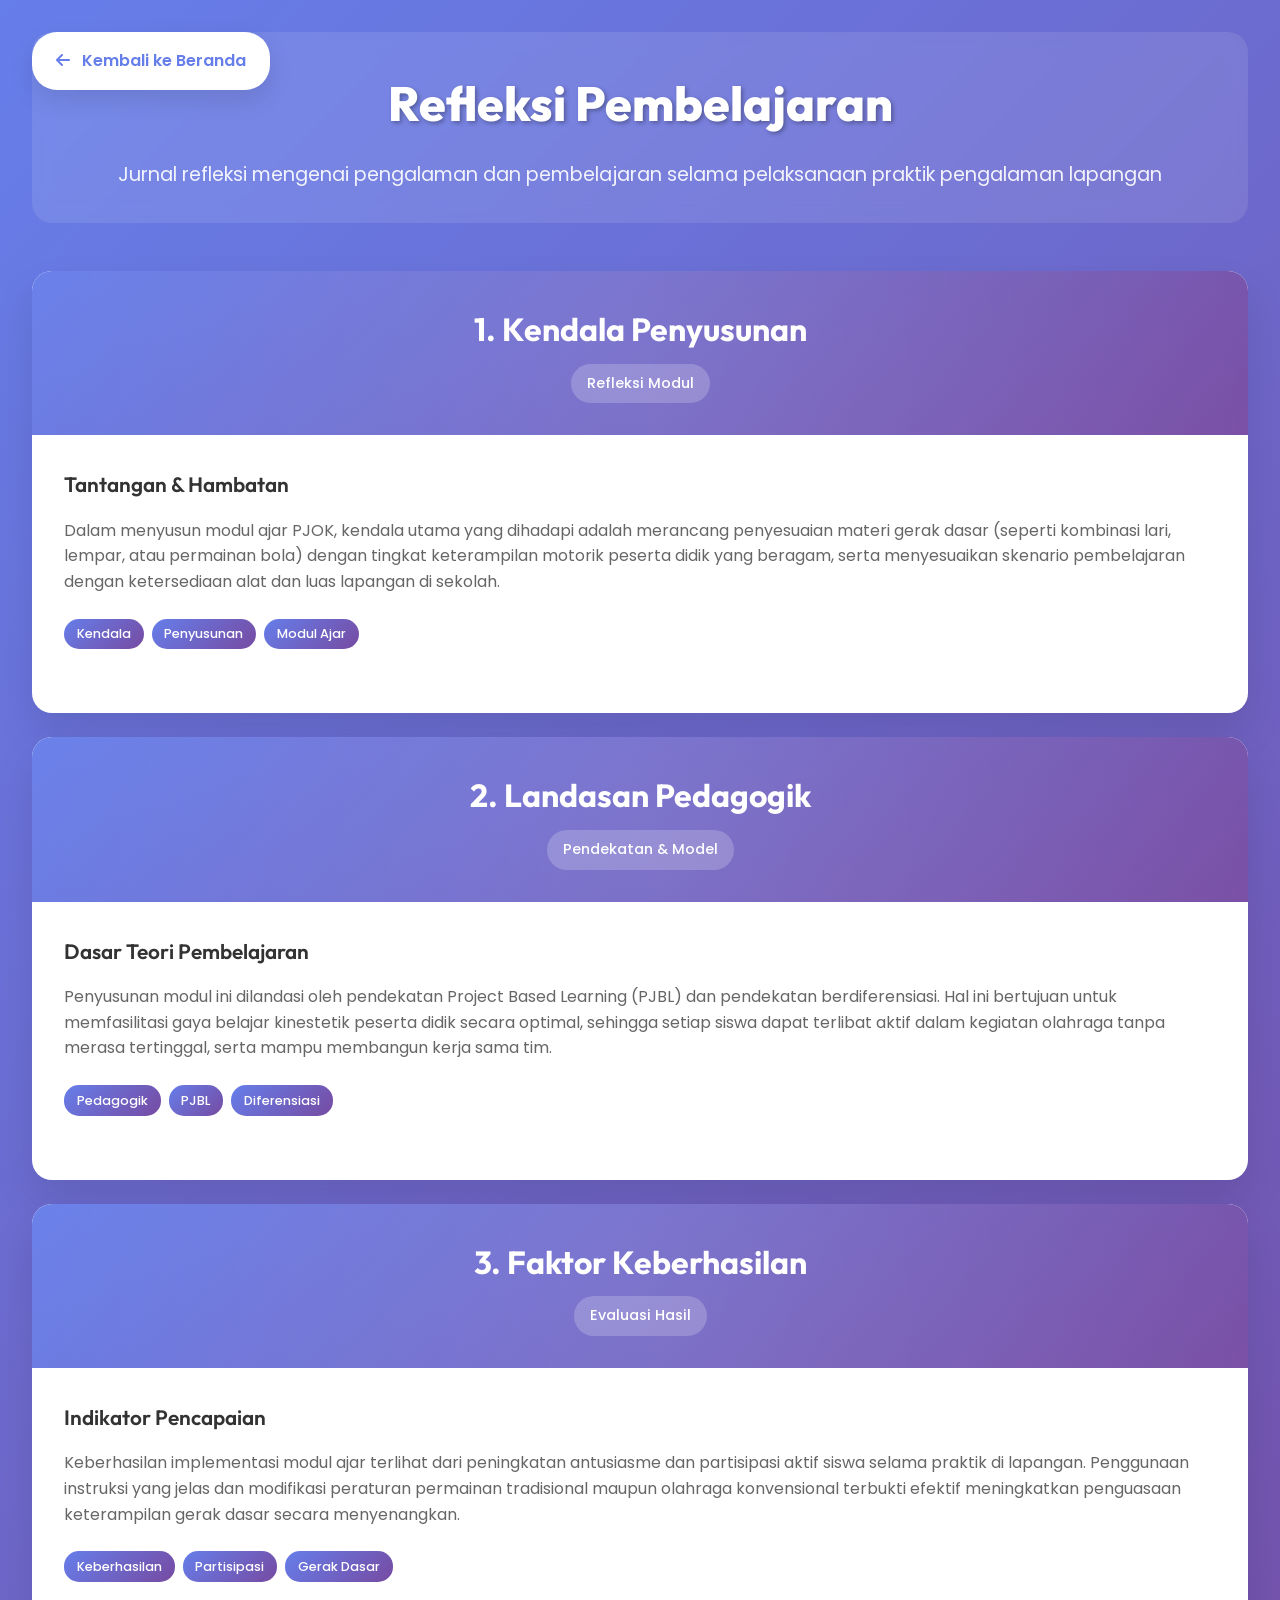
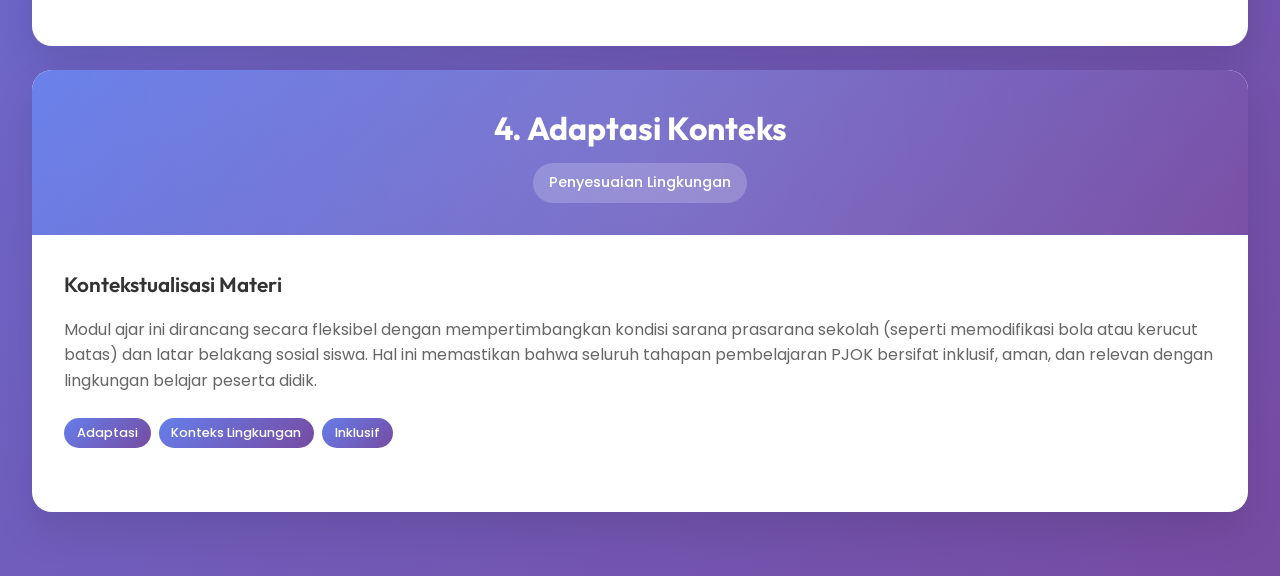
<file: refleksi-pembelajaran.html>
<!DOCTYPE html>
<html lang="id">
<head>
  <meta charset="UTF-8" />
  <meta name="viewport" content="width=device-width, initial-scale=1.0" />
  <title>Refleksi Pembelajaran - PPG Prajabatan 2026</title>
  <meta name="description" content="Jurnal refleksi mengenai pengalaman dan pembelajaran selama pelaksanaan praktik pengalaman lapangan." />
  <link rel="preconnect" href="https://fonts.googleapis.com" />
  <link rel="preconnect" href="https://fonts.gstatic.com" crossorigin />
  <link href="https://fonts.googleapis.com/css2?family=Poppins:wght@400;500;600;700&family=Outfit:wght@400;500;600;700;800;900&family=Plus+Jakarta+Sans:ital,wght@0,400;0,500;0,600;0,700;1,400&display=swap" rel="stylesheet" />
  <link rel="stylesheet" href="style.css?v=5" />
  <link rel="icon" type="image/png" href="Logo_UMS_Surakarta.png" />
  <link rel="stylesheet" href="https://cdnjs.cloudflare.com/ajax/libs/font-awesome/6.5.1/css/all.min.css" />
  <style>
    body {
      margin: 0;
      padding: 0;
      font-family: 'Poppins', sans-serif;
      background: linear-gradient(135deg, #667eea 0%, #764ba2 100%);
      min-height: 100vh;
    }
    
    .refleksi-container {
      padding: 2rem;
      max-width: 1400px;
      margin: 0 auto;
    }
    
    .refleksi-header {
      text-align: center;
      color: white;
      margin-bottom: 3rem;
      padding: 2rem;
      background: rgba(255,255,255,0.1);
      border-radius: 20px;
      backdrop-filter: blur(10px);
    }
    
    .refleksi-header h1 {
      font-family: 'Outfit', sans-serif;
      font-size: 3rem;
      font-weight: 800;
      margin: 0 0 1rem 0;
      text-shadow: 2px 2px 4px rgba(0,0,0,0.3);
    }
    
    .refleksi-header p {
      font-size: 1.2rem;
      margin: 0;
      opacity: 0.9;
    }
    
    .siklus-grid {
      display: grid;
      grid-template-columns: 1fr;
      gap: 1.5rem;
      margin-bottom: 2rem;
    }
    
    .siklus-item {
      background: white;
      border-radius: 20px;
      overflow: hidden;
      box-shadow: 0 20px 40px rgba(0,0,0,0.1);
      transition: transform 0.3s ease, box-shadow 0.3s ease;
    }
    
    .siklus-item:hover {
      transform: translateY(-10px);
      box-shadow: 0 30px 60px rgba(0,0,0,0.2);
    }
    
    .siklus-header-item {
      background: linear-gradient(135deg, #667eea, #764ba2);
      color: white;
      padding: 2rem;
      text-align: center;
      position: relative;
      overflow: hidden;
    }
    
    .siklus-header-item::before {
      content: '';
      position: absolute;
      top: -50%;
      right: -50%;
      width: 200%;
      height: 200%;
      background: radial-gradient(circle, rgba(255,255,255,0.1) 0%, transparent 70%);
      animation: rotate 20s linear infinite;
    }
    
    @keyframes rotate {
      0% { transform: rotate(0deg); }
      100% { transform: rotate(360deg); }
    }
    
    .siklus-title {
      font-family: 'Outfit', sans-serif;
      font-size: 2rem;
      font-weight: 700;
      margin: 0 0 0.5rem 0;
      position: relative;
      z-index: 1;
    }
    
    .siklus-badge {
      background: rgba(255,255,255,0.2);
      color: white;
      padding: 0.5rem 1rem;
      border-radius: 25px;
      font-size: 0.9rem;
      font-weight: 500;
      display: inline-block;
      position: relative;
      z-index: 1;
    }
    
    .siklus-content {
      padding: 2rem;
    }
    
    .siklus-info {
      margin-bottom: 2rem;
    }
    
    .siklus-info h4 {
      font-family: 'Outfit', sans-serif;
      font-size: 1.3rem;
      font-weight: 600;
      color: #333;
      margin: 0 0 1rem 0;
    }
    
    .siklus-info p {
      color: #666;
      line-height: 1.6;
      margin-bottom: 1.5rem;
    }
    
    .siklus-tags {
      display: flex;
      flex-wrap: wrap;
      gap: 0.5rem;
      margin-bottom: 2rem;
    }
    
    .siklus-tags .tag {
      background: linear-gradient(135deg, #667eea, #764ba2);
      color: white;
      padding: 0.3rem 0.8rem;
      border-radius: 15px;
      font-size: 0.8rem;
      font-weight: 500;
    }
    
    .pdf-section {
      background: #f8f9fa;
      border-radius: 15px;
      padding: 1.5rem;
      margin-bottom: 1.5rem;
    }
    
    .pdf-section h5 {
      font-family: 'Outfit', sans-serif;
      font-size: 1.1rem;
      font-weight: 600;
      color: #333;
      margin: 0 0 1rem 0;
      display: flex;
      align-items: center;
      gap: 0.5rem;
    }
    
    .pdf-section h5 i {
      color: #667eea;
    }
    
    .pdf-grid {
      display: grid;
      grid-template-columns: repeat(auto-fit, minmax(200px, 1fr));
      gap: 1rem;
    }
    
    .pdf-item {
      background: white;
      border-radius: 10px;
      padding: 1.5rem;
      text-align: center;
      border: 2px solid #e9ecef;
      transition: all 0.3s ease;
      cursor: pointer;
      text-decoration: none;
      color: inherit;
      position: relative;
      overflow: hidden;
    }
    
    .pdf-item::before {
      content: '';
      position: absolute;
      top: 0;
      left: -100%;
      width: 100%;
      height: 100%;
      background: linear-gradient(90deg, transparent, rgba(102, 126, 234, 0.1), transparent);
      transition: left 0.5s ease;
    }
    
    .pdf-item:hover::before {
      left: 100%;
    }
    
    .pdf-item:hover {
      border-color: #667eea;
      transform: translateY(-2px);
      box-shadow: 0 5px 15px rgba(102, 126, 234, 0.2);
    }
    
    .pdf-item i {
      font-size: 2.5rem;
      color: #667eea;
      margin-bottom: 0.5rem;
      transition: transform 0.3s ease;
    }
    
    .pdf-item:hover i {
      transform: scale(1.1);
    }
    
    .pdf-item h6 {
      font-size: 0.9rem;
      font-weight: 600;
      margin: 0 0 0.5rem 0;
      color: #333;
    }
    
    .pdf-item p {
      font-size: 0.8rem;
      color: #666;
      margin: 0;
    }
    
    .status-badge {
      position: absolute;
      top: 10px;
      right: 10px;
      background: #28a745;
      color: white;
      padding: 0.25rem 0.5rem;
      border-radius: 10px;
      font-size: 0.7rem;
      font-weight: 500;
    }
    
    .back-button {
      position: fixed;
      top: 2rem;
      left: 2rem;
      background: white;
      color: #667eea;
      padding: 1rem 1.5rem;
      border-radius: 25px;
      text-decoration: none;
      font-weight: 600;
      box-shadow: 0 10px 25px rgba(0,0,0,0.1);
      transition: all 0.3s ease;
      z-index: 1000;
    }
    
    .back-button:hover {
      transform: translateY(-2px);
      box-shadow: 0 15px 35px rgba(0,0,0,0.15);
    }
    
    .back-button i {
      margin-right: 0.5rem;
    }
    
    @media (max-width: 768px) {
      .refleksi-container {
        padding: 1rem;
      }
      
      .refleksi-header h1 {
        font-size: 2rem;
      }
      
      .siklus-grid {
        grid-template-columns: 1fr;
        gap: 1.5rem;
      }
      
      .pdf-grid {
        grid-template-columns: 1fr;
      }
      
      .back-button {
        top: 1rem;
        left: 1rem;
        padding: 0.8rem 1.2rem;
        font-size: 0.9rem;
      }
    }
  </style>
</head>
<body>
  <a href="index.html" class="back-button">
    <i class="fas fa-arrow-left"></i>
    Kembali ke Beranda
  </a>

  <div class="refleksi-container">
    <div class="refleksi-header">
      <h1>Refleksi Pembelajaran</h1>
      <p>Jurnal refleksi mengenai pengalaman dan pembelajaran selama pelaksanaan praktik pengalaman lapangan</p>
    </div>

    <div class="siklus-grid">
      <!-- Item 1 -->
      <div class="siklus-item">
        <div class="siklus-header-item">
          <h3 class="siklus-title">1. Kendala Penyusunan</h3>
          <div class="siklus-badge">Refleksi Modul</div>
        </div>
        <div class="siklus-content">
          <div class="siklus-info">
            <h4>Tantangan & Hambatan</h4>
            <p>Dalam menyusun modul ajar PJOK, kendala utama yang dihadapi adalah merancang penyesuaian materi gerak dasar (seperti kombinasi lari, lempar, atau permainan bola) dengan tingkat keterampilan motorik peserta didik yang beragam, serta menyesuaikan skenario pembelajaran dengan ketersediaan alat dan luas lapangan di sekolah.</p>
            <div class="siklus-tags">
              <span class="tag">Kendala</span>
              <span class="tag">Penyusunan</span>
              <span class="tag">Modul Ajar</span>
            </div>
          </div>
          

        </div>
      </div>

      <!-- Item 2 -->
      <div class="siklus-item">
        <div class="siklus-header-item">
          <h3 class="siklus-title">2. Landasan Pedagogik</h3>
          <div class="siklus-badge">Pendekatan & Model</div>
        </div>
        <div class="siklus-content">
          <div class="siklus-info">
            <h4>Dasar Teori Pembelajaran</h4>
            <p>Penyusunan modul ini dilandasi oleh pendekatan Project Based Learning (PJBL) dan pendekatan berdiferensiasi. Hal ini bertujuan untuk memfasilitasi gaya belajar kinestetik peserta didik secara optimal, sehingga setiap siswa dapat terlibat aktif dalam kegiatan olahraga tanpa merasa tertinggal, serta mampu membangun kerja sama tim.</p>
            <div class="siklus-tags">
              <span class="tag">Pedagogik</span>
              <span class="tag">PJBL</span>
              <span class="tag">Diferensiasi</span>
            </div>
          </div>
          

        </div>
      </div>

      <!-- Item 3 -->
      <div class="siklus-item">
        <div class="siklus-header-item">
          <h3 class="siklus-title">3. Faktor Keberhasilan</h3>
          <div class="siklus-badge">Evaluasi Hasil</div>
        </div>
        <div class="siklus-content">
          <div class="siklus-info">
            <h4>Indikator Pencapaian</h4>
            <p>Keberhasilan implementasi modul ajar terlihat dari peningkatan antusiasme dan partisipasi aktif siswa selama praktik di lapangan. Penggunaan instruksi yang jelas dan modifikasi peraturan permainan tradisional maupun olahraga konvensional terbukti efektif meningkatkan penguasaan keterampilan gerak dasar secara menyenangkan.</p>
            <div class="siklus-tags">
              <span class="tag">Keberhasilan</span>
              <span class="tag">Partisipasi</span>
              <span class="tag">Gerak Dasar</span>
            </div>
          </div>
          

        </div>
      </div>

      <!-- Item 4 -->
      <div class="siklus-item">
        <div class="siklus-header-item">
          <h3 class="siklus-title">4. Adaptasi Konteks</h3>
          <div class="siklus-badge">Penyesuaian Lingkungan</div>
        </div>
        <div class="siklus-content">
          <div class="siklus-info">
            <h4>Kontekstualisasi Materi</h4>
            <p>Modul ajar ini dirancang secara fleksibel dengan mempertimbangkan kondisi sarana prasarana sekolah (seperti memodifikasi bola atau kerucut batas) dan latar belakang sosial siswa. Hal ini memastikan bahwa seluruh tahapan pembelajaran PJOK bersifat inklusif, aman, dan relevan dengan lingkungan belajar peserta didik.</p>
            <div class="siklus-tags">
              <span class="tag">Adaptasi</span>
              <span class="tag">Konteks Lingkungan</span>
              <span class="tag">Inklusif</span>
            </div>
          </div>
          

        </div>
      </div>
    </div>
  </div>
</body>
</html>
</file>
<file: style.css>
/* ═══════════════════════════════════════════════
   PORTFOLIO – Light Theme
   ═══════════════════════════════════════════════ */

/* ── RESET ────────────────────────────────────── */
*, *::before, *::after { box-sizing: border-box; margin: 0; padding: 0; }

:root {
  /* Premium Palette */
  --purple:        hsl(258, 66%, 58%);      /* Elegant Primary */
  --purple-dark:   hsl(258, 55%, 45%);      /* For Contrast */
  --purple-light:  hsl(258, 75%, 72%);      /* For Highlights */
  --purple-soft:   hsl(258, 80%, 95%);      /* For Soft Backgrounds */
  --purple-bg:     hsl(258, 100%, 98%);     /* Clean Page Background */
  
  --dark:          hsl(224, 42%, 12%);      /* Deep Ink */
  --dark-accent:   hsl(224, 30%, 18%);      /* Rich Dark Gray */
  --text:          hsl(224, 25%, 22%);      /* Professional Reading Color */
  --text-muted:    hsl(224, 15%, 48%);      /* Soft Grayish Blue */
  
  --white:         #ffffff;
  --border:        hsl(258, 40%, 92%);
  --bg-alt:        hsl(252, 45%, 97%);
  --dark-btn:      hsl(224, 42%, 12%);

  /* Glassmorphism Tokens */
  --glass-bg:      rgba(255, 255, 255, 0.75);
  --glass-border:  rgba(255, 255, 255, 0.5);
  --glass-blur:    20px;

  /* Shadows & Layout */
  --shadow-sm:     0 2px 10px rgba(0, 0, 0, 0.05);
  --shadow-md:     0 8px 30px rgba(103, 61, 230, 0.08); /* Purple-tinted shadow */
  --shadow-lg:     0 20px 50px rgba(103, 61, 230, 0.12);
  
  --max-w:         1200px;
  --radius:        14px;
  --radius-lg:     24px;
  --transition:    0.4s cubic-bezier(0.165, 0.84, 0.44, 1);
}

html { scroll-behavior: smooth; }

body {
  font-family: 'Plus Jakarta Sans', sans-serif;
  background: var(--white);
  color: var(--text);
  line-height: 1.65;
  overflow-x: hidden;
  min-width: 1200px;
}

::-webkit-scrollbar { width: 5px; }
::-webkit-scrollbar-track { background: var(--white); }
::-webkit-scrollbar-thumb { background: var(--purple-light); border-radius: 99px; }

/* ── PRELOADER ────────────────────────────────── */
#preloader {
  position: fixed;
  inset: 0;
  z-index: 99999;
  background: linear-gradient(135deg, hsl(258, 100%, 98%) 0%, hsl(258, 70%, 94%) 50%, hsl(258, 60%, 90%) 100%);
  display: flex;
  align-items: center;
  justify-content: center;
  flex-direction: column;
  overflow: hidden;
  transition: opacity 0.7s ease, transform 0.7s cubic-bezier(0.4, 0, 0.2, 1);
}
#preloader.preloader-exit {
  opacity: 0;
  transform: scale(1.05);
  pointer-events: none;
}
#preloader.preloader-hidden {
  display: none;
}

.preloader-bg-text {
  position: absolute;
  top: 50%;
  left: 50%;
  transform: translate(-50%, -50%);
  font-family: 'Outfit', sans-serif;
  font-size: clamp(6rem, 18vw, 14rem);
  font-weight: 900;
  color: var(--purple);
  opacity: 0.07;
  line-height: 0.85;
  text-align: center;
  white-space: nowrap;
  pointer-events: none;
  width: 100%;
  animation: preloaderBgPulse 3s ease-in-out infinite;
}
@keyframes preloaderBgPulse {
  0%, 100% { opacity: 0.07; transform: translate(-50%, -50%) scale(1); }
  50% { opacity: 0.12; transform: translate(-50%, -50%) scale(1.04); }
}

.preloader-inner {
  display: flex;
  flex-direction: column;
  align-items: center;
  gap: 1.25rem;
  position: relative;
  z-index: 2;
  animation: preloaderFadeIn 0.6s ease both;
}
@keyframes preloaderFadeIn {
  from { opacity: 0; transform: translateY(20px); }
  to   { opacity: 1; transform: translateY(0); }
}

.preloader-logo {
  width: 90px;
  height: 90px;
  border-radius: 22px;
  background: white;
  display: flex;
  align-items: center;
  justify-content: center;
  box-shadow: 0 20px 50px hsl(258, 60%, 62%, 0.2);
  padding: 12px;
  animation: preloaderLogoPop 0.8s cubic-bezier(0.175, 0.885, 0.32, 1.275) 0.2s both;
}
@keyframes preloaderLogoPop {
  from { opacity: 0; transform: scale(0.5) rotate(-10deg); }
  to   { opacity: 1; transform: scale(1) rotate(0deg); }
}
.preloader-logo-img {
  width: 100%;
  height: 100%;
  object-fit: contain;
}

.preloader-text {
  display: flex;
  flex-direction: column;
  align-items: center;
  gap: 0.2rem;
  animation: preloaderFadeIn 0.6s ease 0.4s both;
}
.preloader-name {
  font-family: 'Outfit', sans-serif;
  font-size: 2rem;
  font-weight: 800;
  color: var(--dark);
  letter-spacing: -0.5px;
  background: linear-gradient(135deg, var(--dark), var(--purple-dark));
  -webkit-background-clip: text;
  -webkit-text-fill-color: transparent;
}
.preloader-sub {
  font-family: 'Poppins', sans-serif;
  font-size: 0.85rem;
  font-weight: 500;
  color: var(--purple);
  letter-spacing: 0.05em;
  text-transform: uppercase;
}

.preloader-bar-wrap {
  width: 220px;
  height: 4px;
  background: hsl(258, 50%, 88%);
  border-radius: 99px;
  overflow: hidden;
  animation: preloaderFadeIn 0.6s ease 0.6s both;
}
.preloader-bar {
  height: 100%;
  width: 0%;
  border-radius: 99px;
  background: linear-gradient(90deg, var(--purple-light), var(--purple), var(--purple-dark));
  background-size: 200% 100%;
  animation: preloaderProgress 2.2s cubic-bezier(0.4, 0, 0.2, 1) 0.5s forwards,
             preloaderShimmer 1.5s linear 0.5s infinite;
}
@keyframes preloaderProgress {
  0%   { width: 0%; }
  40%  { width: 55%; }
  70%  { width: 80%; }
  100% { width: 100%; }
}
@keyframes preloaderShimmer {
  0% { background-position: 200% center; }
  100% { background-position: -200% center; }
}

.preloader-hint {
  font-size: 0.78rem;
  color: var(--text-muted);
  font-family: 'Poppins', sans-serif;
  letter-spacing: 0.05em;
  animation: preloaderFadeIn 0.6s ease 0.7s both, preloaderDots 1.5s ease 0.7s infinite;
}
@keyframes preloaderDots {
  0%, 100% { opacity: 0.5; }
  50% { opacity: 1; }
}


/* ── NAVBAR ──────────────────────────────────── */
.navbar {
  position: fixed; top: 0; left: 0; right: 0;
  z-index: 1000;
  padding: 0.9rem 0;
  background: rgba(255,255,255,0.92);
  backdrop-filter: blur(16px);
  -webkit-backdrop-filter: blur(16px);
  border-bottom: 1px solid transparent;
  transition: var(--transition);
}
.navbar.scrolled {
  border-color: var(--border);
  box-shadow: 0 2px 24px hsl(258,60%,62%,0.08);
}

.nav-container {
  max-width: var(--max-w);
  margin: 0 auto;
  padding: 0 2rem;
  display: flex;
  align-items: center;
  gap: 2rem;
}

/* Brand */
.nav-brand {
  display: flex; align-items: center; gap: 0.65rem;
  text-decoration: none;
  color: inherit;
  flex-shrink: 0;
}
.nav-logo-img {
  width: 48px;
  height: auto;
  max-height: 48px;
  object-fit: contain;
}
.nav-logo-icon {
  width: 42px; height: 42px;
  background: linear-gradient(135deg, var(--purple-soft), var(--purple-light));
  border: 2px solid var(--border);
  border-radius: 10px;
  display: flex; align-items: center; justify-content: center;
  font-size: 1.4rem;
}
.nav-brand-text { display: flex; flex-direction: column; line-height: 1.2; }
.nav-univ {
  font-weight: 700;
  font-size: 0.88rem;
  color: var(--text);
}
.nav-sub {
  font-size: 0.72rem;
  color: var(--purple);
  font-weight: 500;
}

/* Links */
.nav-links {
  display: flex;
  list-style: none;
  gap: 0.25rem;
  margin-left: auto;
}
.nav-link {
  display: block;
  padding: 0.45rem 0.9rem;
  text-decoration: none;
  font-weight: 500;
  font-size: 0.88rem;
  color: var(--text-muted);
  border-radius: 8px;
  transition: var(--transition);
}
.nav-link:hover, .nav-link.active {
  color: var(--text);
  background: var(--purple-soft);
}

/* CTA Button */
.btn-hubungi {
  display: inline-block;
  background: var(--dark);
  color: var(--white);
  text-decoration: none;
  font-weight: 600;
  font-size: 0.85rem;
  padding: 0.6rem 1.35rem;
  border-radius: 99px;
  flex-shrink: 0;
  transition: var(--transition);
}
.btn-hubungi:hover {
  background: var(--purple);
  transform: translateY(-1px);
  box-shadow: 0 6px 20px hsl(258,60%,62%,0.35);
}

/* Hamburger */
.hamburger {
  display: none;
  flex-direction: column;
  gap: 5px;
  background: none; border: none; cursor: pointer;
  padding: 4px; margin-left: auto;
}
.hamburger span {
  display: block; width: 22px; height: 2px;
  background: var(--text);
  border-radius: 2px;
  transition: var(--transition);
}

/* ── HERO ─────────────────────────────────────── */
/* Seamless blend between sections */
.hero-wrapper {
  position: relative;
  background: linear-gradient(180deg, hsl(258, 100%, 98%) 0%, hsl(258, 80%, 96%) 80%, var(--white) 100%);
  overflow: visible; /* Allow content to spill naturally */
}

.hero {
  min-height: 750px !important;
  height: 750px !important;
  position: relative;
  overflow: visible; /* Prevent cutting off background text and photo */
  display: flex !important;
  flex-direction: row !important;
  flex-wrap: nowrap !important;
  align-items: center;
  padding: 0 2rem;
  background: transparent;
  max-width: 1200px;
  margin: 0 auto;
}

/* ── Decorative Circles ── */
.deco { position: fixed; pointer-events: none; border-radius: 50%; }

/* Large purple blob bottom-left */
.deco-blob {
  position: fixed;
  width: 520px; height: 480px;
  background: radial-gradient(ellipse at center, hsl(258,70%,80%,0.35) 0%, hsl(258,70%,80%,0) 70%);
  bottom: -120px; left: -80px;
  border-radius: 50%;
  filter: blur(30px);
  animation: blobPulse 7s ease-in-out infinite;
}
@keyframes blobPulse {
  0%,100% { transform: scale(1); }
  50% { transform: scale(1.05) translate(10px,-10px); }
}

/* Large solid circle (right, behind photo) */
.deco-circle-lg {
  width: 420px; height: 420px;
  background: hsl(258, 50%, 88%, 0.45);
  top: 50%; right: 4%;
  transform: translateY(-50%);
  position: absolute;
  border-radius: 50%;
  animation: floatY 6s ease-in-out infinite;
}

/* Medium circle top-right */
.deco-circle-md {
  width: 140px; height: 140px;
  background: hsl(258, 50%, 90%, 0.5);
  top: 6%; right: 3%;
  position: absolute;
  animation: floatY 8s ease-in-out infinite 1s;
}

/* Small filled circles */
.deco-circle-sm-1 {
  width: 18px; height: 18px;
  background: hsl(258, 65%, 72%,0.55);
  top: 20%; left: 38%;
  position: absolute;
  animation: floatY 5s ease-in-out infinite 0.5s;
}
.deco-circle-sm-2 {
  width: 10px; height: 10px;
  background: hsl(258, 65%, 72%,0.45);
  top: 60%; left: 42%;
  position: absolute;
}
.deco-circle-sm-3 {
  width: 14px; height: 14px;
  background: hsl(258, 65%, 72%,0.5);
  bottom: 22%; left: 28%;
  position: absolute;
  animation: floatY 6s ease-in-out infinite 2s;
}
.deco-circle-sm-4 {
  width: 8px; height: 8px;
  background: hsl(258, 65%, 72%,0.4);
  top: 42%; left: 48%;
  position: absolute;
}

/* Outline circles */
.deco-outline-1 {
  width: 90px; height: 90px;
  border: 2px solid hsl(258,50%,80%,0.4);
  top: 14%; left: 55%;
  position: absolute;
  background: transparent;
  animation: spin 18s linear infinite;
}
.deco-outline-2 {
  width: 60px; height: 60px;
  border: 2px solid hsl(258,50%,80%,0.35);
  top: 30%; left: 62%;
  position: absolute;
  background: transparent;
}

/* Dot groups (pink dots) */
.deco-dot-group-1,
.deco-dot-group-2 {
  position: absolute;
  background: none !important;
  border-radius: 0 !important;
}
.deco-dot-group-1 {
  width: 80px; height: 60px;
  top: 30%; right: 1%;
  background-image:
    radial-gradient(circle 3px, hsl(330,70%,72%,0.6) 100%, transparent 0),
    radial-gradient(circle 3px, hsl(330,70%,72%,0.6) 100%, transparent 0),
    radial-gradient(circle 3px, hsl(330,70%,72%,0.6) 100%, transparent 0),
    radial-gradient(circle 3px, hsl(330,70%,72%,0.6) 100%, transparent 0),
    radial-gradient(circle 3px, hsl(330,70%,72%,0.6) 100%, transparent 0),
    radial-gradient(circle 3px, hsl(330,70%,72%,0.6) 100%, transparent 0) !important;
  background-size: 14px 14px !important;
  background-position:
    0 0, 14px 0, 28px 0,
    7px 14px, 21px 14px, 35px 14px !important;
  background-repeat: no-repeat !important;
}
.deco-dot-group-2 {
  width: 60px; height: 60px;
  bottom: 24%; right: 2%;
  background-image:
    radial-gradient(circle 3px, hsl(330,70%,72%,0.5) 100%, transparent 0),
    radial-gradient(circle 3px, hsl(330,70%,72%,0.5) 100%, transparent 0),
    radial-gradient(circle 3px, hsl(330,70%,72%,0.5) 100%, transparent 0),
    radial-gradient(circle 3px, hsl(330,70%,72%,0.5) 100%, transparent 0) !important;
  background-size: 12px 12px !important;
  background-position: 0 0, 12px 0, 6px 12px, 18px 12px !important;
  background-repeat: no-repeat !important;
}

/* Ornaments */
.deco-star-1, .deco-star-2, .deco-star-3 {
  position: absolute;
  color: hsl(258, 60%, 75%);
  font-size: 1.5rem;
  border-radius: 0;
  animation: pulse 3s infinite alternate;
}
.deco-star-1 { top: 12%; left: 10%; font-size: 2rem; color: hsl(330,70%,75%); }
.deco-star-2 { bottom: 15%; right: 40%; font-size: 1.2rem; }
.deco-star-3 { top: 40%; left: 80%; animation-delay: 1s; }

.deco-plus-1, .deco-plus-2 {
  position: absolute;
  color: hsl(220, 20%, 60%, 0.5);
  font-size: 1.8rem;
  font-weight: 300;
  border-radius: 0;
  animation: spin 15s linear infinite;
}
.deco-plus-1 { top: 75%; left: 8%; }
.deco-plus-2 { top: 20%; right: 15%; }

.deco-ring-1 {
  width: 120px; height: 120px;
  border: 1px dashed hsl(258, 50%, 70%, 0.5);
  top: 70%; right: 2%;
  position: absolute;
  border-radius: 50%;
  background: transparent;
  animation: spin 20s linear infinite reverse;
}
@keyframes pulse {
  0% { transform: scale(1) rotate(0deg); opacity: 0.6; }
  100% { transform: scale(1.2) rotate(15deg); opacity: 1; }
}

@keyframes floatY {
  0%,100% { transform: translateY(0); }
  50% { transform: translateY(-12px); }
}
@keyframes spin { to { transform: rotate(360deg); } }

/* Hero Layout */
.hero-left {
  flex: 0 0 52%;
  max-width: 52%;
  padding-top: 5rem;
  position: relative; z-index: 1;
}

.hero-eyebrow {
  font-family: 'Poppins', sans-serif;
  font-size: 1.05rem;
  font-weight: 600;
  color: hsl(258, 40%, 60%); /* Soft muted purple */
  margin-bottom: 0.8rem;
  letter-spacing: 0.03em;
  animation: fadeInUp 0.6s ease both;
}

.hero-name {
  font-family: 'Outfit', sans-serif;
  font-size: clamp(3.5rem, 8vw, 6rem);
  font-weight: 800;
  line-height: 1.1;
  letter-spacing: -2px;
  padding-bottom: 0.1em;
  margin-bottom: 1.0rem;
  display: inline-block;
  color: var(--dark);
  background: linear-gradient(135deg, var(--dark) 0%, var(--purple-dark) 100%);
  -webkit-background-clip: text;
  -webkit-text-fill-color: transparent;
  filter: drop-shadow(0 10px 20px rgba(103, 61, 230, 0.15));
  transition: var(--transition);
  cursor: default;
}
.hero-name:hover {
  transform: translateY(-2px) scale(1.01);
  filter: drop-shadow(0 15px 30px rgba(103, 61, 230, 0.25));
}
.hero-tagline {
  font-family: 'Poppins', sans-serif;
  font-size: 0.95rem;
  color: var(--text-muted);
  margin-bottom: 2rem;
  line-height: 1.7;
  animation: fadeInUp 0.6s 0.2s ease both;
}
.hero-tagline a, .hero-tagline span {
  color: var(--purple);
  font-weight: 600;
  text-decoration: none;
}

/* Hero Socials */
.hero-socials {
  display: flex;
  gap: 1rem;
  margin-top: 1rem;
  animation: fadeInUp 0.6s 0.3s ease both;
}
.social-btn {
  width: 46px;
  height: 46px;
  display: flex;
  align-items: center;
  justify-content: center;
  background: var(--white);
  border: 1.5px solid var(--border);
  border-radius: 12px;
  color: var(--text);
  font-size: 1.25rem;
  text-decoration: none;
  transition: all 0.4s cubic-bezier(0.175, 0.885, 0.32, 1.275);
  box-shadow: 0 4px 12px rgba(0,0,0,0.03);
}
.social-btn:hover {
  transform: translateY(-5px) scale(1.1);
  box-shadow: 0 10px 20px rgba(103, 61, 230, 0.1);
  border-color: var(--purple-light);
}
.sb-ig:hover { color: #E1306C; background: #fff5f8; border-color: #E1306C; }
.sb-li:hover { color: #0077b5; background: #f0f7fb; border-color: #0077b5; }
.sb-em:hover { color: var(--purple); background: var(--purple-soft); border-color: var(--purple); }
.sb-yt:hover { color: #FF0000; background: #fff0f0; border-color: #FF0000; }

/* Hero Right – Photo */
.hero-right {
  flex: 0 0 48%;
  max-width: 48%;
  display: flex !important;
  align-items: flex-end;
  justify-content: center;
  height: 750px !important;
  position: relative;
  z-index: 1;
}

.hero-bg-text {
  position: absolute;
  top: 50%;
  left: 50%;
  transform: translate(-50%, -50%);
  font-family: 'Outfit', sans-serif;
  font-size: clamp(3.5rem, 5.5vw, 4.5rem);
  font-weight: 900;
  line-height: 0.85;
  letter-spacing: 0.08em;
  color: var(--purple);
  opacity: 0.15;
  white-space: nowrap;
  text-align: center;
  z-index: 0;
  pointer-events: none;
  width: max-content;
  transition: transform 0.8s cubic-bezier(0.165, 0.84, 0.44, 1), opacity 0.8s ease;
}

.hero-right:hover .hero-bg-text {
  transform: translate(-50%, -50%) scale(1.12) rotate(1deg);
  opacity: 0.3;
}

.photo-wrap {
  width: 100%;
  max-width: 500px;
  height: 100% !important;
  position: relative;
  display: flex !important;
  align-items: flex-end;
  justify-content: center;
  animation: fadeIn 0.8s 0.2s ease both;
}

.hero-photo {
  width: 100%;
  max-width: 380px;
  height: auto;
  max-height: 700px !important;
  object-fit: contain;
  object-position: bottom center;
  display: block;
  position: relative; z-index: 10;
  filter: drop-shadow(0 25px 40px rgba(0,0,0,0.25)) drop-shadow(0 10px 15px rgba(0,0,0,0.15)) drop-shadow(0 0 20px hsl(258,60%,62%,0.1));
  transition: transform 0.7s cubic-bezier(0.165, 0.84, 0.44, 1), filter 0.7s ease;
}
.hero-right:hover .hero-photo {
  transform: translateY(-12px) scale(1.04);
  filter: drop-shadow(0 40px 60px rgba(0,0,0,0.3)) drop-shadow(0 15px 25px rgba(0,0,0,0.2)) drop-shadow(0 0 30px hsl(258,60%,62%,0.2));
}

/* Placeholder saat foto belum ada */
.photo-placeholder {
  display: none;
  flex-direction: column;
  align-items: center;
  justify-content: center;
  width: 300px; height: 380px;
  background: var(--purple-soft);
  border: 2.5px dashed var(--purple-light);
  border-radius: var(--radius-lg);
  text-align: center;
  gap: 1rem;
  position: relative; z-index: 2;
}
.photo-placeholder-icon { font-size: 5rem; }
.photo-placeholder p {
  color: var(--text-muted);
  font-size: 0.85rem;
  line-height: 1.6;
}
.photo-placeholder code {
  background: hsl(258,60%,88%,0.5);
  padding: 0.15rem 0.4rem;
  border-radius: 4px;
  color: var(--purple);
  font-size: 0.8rem;
}

/* ── SECTIONS ─────────────────────────────────── */
.section { padding: 6rem 2rem; }
.section-alt { background: var(--bg-alt); }
.container { max-width: var(--max-w); margin: 0 auto; }

.section-header {
  text-align: center;
  margin-bottom: 3.5rem;
}
.section-tag {
  display: inline-block;
  background: var(--purple-soft);
  color: var(--purple);
  border: 1px solid var(--border);
  padding: 0.28rem 1rem;
  border-radius: 99px;
  font-size: 0.75rem;
  font-weight: 700;
  text-transform: uppercase;
  letter-spacing: 0.1em;
  margin-bottom: 0.75rem;
}
.section-title {
  font-family: 'Outfit', sans-serif;
  font-size: clamp(1.8rem, 4vw, 2.6rem);
  font-weight: 800;
  color: var(--dark);
  letter-spacing: -0.5px;
  margin-bottom: 0.6rem;
}
.section-desc { color: var(--text-muted); max-width: 500px; margin: 0 auto; font-size: 0.95rem; }

/* ── PROFIL TABS ──────────────────────────────── */
.tabs-nav {
  display: flex;
  justify-content: center;
  gap: 1rem;
  margin-bottom: 2.5rem;
  flex-wrap: wrap;
}
.tabs-nav {
  display: flex;
  justify-content: center;
  gap: 2.5rem;
  margin-bottom: 3.5rem;
  border-bottom: 1px solid var(--border);
  padding-bottom: 0px;
}
.tab-btn {
  background: transparent;
  border: none;
  border-bottom: 3px solid transparent;
  color: var(--text-muted);
  padding: 1rem 0.5rem;
  font-family: inherit;
  font-weight: 600;
  font-size: 1rem;
  cursor: pointer;
  transition: var(--transition);
  border-radius: 0;
  position: relative;
}
.tab-btn:hover {
  color: var(--purple);
}
.tab-btn.active {
  color: var(--purple);
  border-bottom-color: var(--purple);
}
.tab-btn::after {
  content: '';
  position: absolute;
  bottom: -3px;
  left: 0;
  width: 0;
  height: 3px;
  background: var(--purple);
  transition: var(--transition);
}
.tab-btn.active::after {
  width: 100%;
}
.tabs-content {
  position: relative;
  min-height: 380px;
}
.tab-panel {
  display: none;
  animation: fadeIn 0.5s ease forwards;
}
.tab-panel.active {
  display: block;
}

.profil-grid {
  display: grid !important;
  grid-template-columns: 1.25fr 0.75fr !important;
  gap: 3.5rem !important;
  align-items: center !important;
  background: var(--glass-bg);
  backdrop-filter: blur(var(--glass-blur));
  -webkit-backdrop-filter: blur(var(--glass-blur));
  border: 1px solid var(--glass-border);
  border-radius: var(--radius-lg);
  padding: 3rem !important;
  box-shadow: var(--shadow-md);
}
.profil-text h3 { 
  margin-bottom: 1.5rem; 
  font-size: 1.8rem; 
  color: var(--dark); 
  font-family: 'Outfit', sans-serif;
  letter-spacing: -0.5px;
}
.profil-text p { 
  color: var(--text); 
  margin-bottom: 1.2rem; 
  font-size: 1.05rem; 
  line-height: 1.8;
  opacity: 0.9;
}
.profil-text strong { 
  color: var(--purple-dark); 
  font-weight: 700; 
  background: var(--purple-soft);
  padding: 0 4px;
  border-radius: 4px;
}
.profil-image-wrap { width: 100%; height: 100%; }

/* Profil Tab 2: Hobi (Interactive Slider) */
.hobi-interactive-container {
  display: grid !important;
  grid-template-columns: 280px 1fr !important;
  gap: 2rem !important;
  background: linear-gradient(135deg, hsl(258,80%,98%) 0%, hsl(258,50%,92%) 100%);
  border: 1px solid var(--white);
  border-radius: var(--radius-lg);
  padding: 2rem !important;
  box-shadow: 0 10px 40px hsl(258,60%,62%,0.08), inset 0 2px 0 var(--white);
  align-items: center;
  min-height: 480px !important;
  position: relative;
  overflow: hidden;
}
.hobi-interactive-container::after {
  content: ''; position: absolute; bottom: -50px; right: -50px; width: 450px; height: 450px;
  background: radial-gradient(circle, hsl(258,70%,85%,0.5) 0%, transparent 70%); border-radius: 50%; pointer-events: none;
}
.hobi-interactive-container::before {
  content: ''; position: absolute; top: -50px; left: 150px; width: 350px; height: 350px;
  background: radial-gradient(circle, hsl(330,70%,90%,0.5) 0%, transparent 70%); border-radius: 50%; pointer-events: none;
}
.hobi-nav-list {
  display: flex;
  flex-direction: column;
  gap: 0.5rem;
  background: rgba(255, 255, 255, 0.6);
  backdrop-filter: blur(12px);
  padding: 1.5rem;
  border-radius: var(--radius-md);
  border: 1px solid rgba(255, 255, 255, 0.8);
  box-shadow: 0 8px 32px rgba(0,0,0,0.03);
  position: relative;
  z-index: 2;
}
.hobi-nav-btn {
  display: flex;
  align-items: center;
  gap: 1.2rem;
  background: transparent;
  border: none;
  text-align: left;
  cursor: pointer;
  padding: 1rem 1.2rem;
  border-radius: 8px;
  transition: var(--transition);
  opacity: 0.6;
}
.hobi-nav-btn:hover, .hobi-nav-btn.active {
  opacity: 1;
  background: var(--white);
  box-shadow: 0 4px 15px rgba(0,0,0,0.04);
  transform: translateX(6px);
}

.hobi-nav-title {
  font-family: 'Outfit', sans-serif;
  font-size: 1.7rem;
  font-weight: 600;
  color: var(--text);
  transition: color var(--transition);
}
.hobi-nav-btn.active .hobi-nav-title, .hobi-nav-btn:hover .hobi-nav-title {
  color: var(--purple-dark);
}

.hobi-content-display {
  position: relative;
  width: 100%;
  height: 100%;
  min-height: 400px;
  overflow: hidden;
}
.hobi-display-item {
  position: absolute;
  top: 0;
  left: 0;
  width: 100%;
  height: 100%;
  opacity: 0;
  visibility: hidden;
  transform: translateX(30px);
  transition: opacity 0.6s ease, transform 0.6s cubic-bezier(0.2, 0.8, 0.2, 1);
  display: grid !important;
  grid-template-columns: 1fr 1fr !important;
  gap: 2rem !important;
  align-items: center;
}
.hobi-display-item.active {
  position: relative;
  opacity: 1;
  visibility: visible;
  transform: translateX(0);
}
.hobi-display-img {
  width: 100%;
  height: 450px;
  background: transparent;
  display: flex;
  align-items: center;
  justify-content: center;
  overflow: visible;
  position: relative;
  perspective: 1000px;
}
.polaroid-frame {
  position: relative;
  display: flex !important;
  flex-direction: column !important;
  align-items: center !important;
  background: var(--white);
  padding: 12px;
  padding-bottom: 40px;
  border-radius: 6px;
  box-shadow: 0 25px 40px rgba(0,0,0,0.15), 0 5px 15px rgba(0,0,0,0.1);
  transform: rotate(-3deg);
  transition: transform 0.5s cubic-bezier(0.175, 0.885, 0.32, 1.275), box-shadow 0.4s ease;
  cursor: pointer;
}
.polaroid-frame img {
  max-width: 100%;
  max-height: 380px;
  width: auto;
  height: auto;
  object-fit: cover;
  border-radius: 2px;
}
.photo-caption {
  position: absolute;
  bottom: 8px;
  left: 50%;
  transform: translateX(-50%);
  font-family: 'Poppins', sans-serif;
  font-weight: 600;
  color: #444;
  font-size: 0.9rem;
  white-space: nowrap;
}
.hobi-display-item.active .polaroid-frame {
  animation: popImage3D 0.6s cubic-bezier(0.175, 0.885, 0.32, 1.275) forwards;
}
@keyframes popImage3D {
  0% { opacity: 0; transform: scale(0.8) rotate(-15deg); }
  100% { opacity: 1; transform: scale(1) rotate(-3deg); }
}
.polaroid-frame:hover {
  transform: scale(1.05) rotate(0deg) !important;
  box-shadow: 0 30px 60px rgba(0,0,0,0.2), 0 10px 20px rgba(0,0,0,0.12);
}
.hobi-display-text h4 {
  font-size: 2.2rem;
  color: var(--purple-dark);
  margin-bottom: 1.2rem;
  font-family: 'Outfit', sans-serif;
}
.hobi-display-text p {
  color: var(--text-muted);
  line-height: 1.7;
  font-size: 0.95rem;
}

/* Profil Tab 3: Alasan */
.alasan-wrap {
  background: var(--purple-bg);
  border: 1.5px solid var(--border);
  border-radius: var(--radius-lg);
  padding: 4.5rem 3rem;
  text-align: center;
  max-width: 800px;
  margin: 0 auto;
  box-shadow: 0 8px 32px hsl(258,60%,62%,0.04);
}
.alasan-icon { font-size: 4rem; margin-bottom: 1.25rem; }
.alasan-wrap h3 { font-family: 'Outfit', sans-serif; font-size: 1.85rem; color: var(--dark); margin-bottom: 1.5rem; }
.alasan-wrap p { color: var(--text-muted); font-size: 1.05rem; margin-bottom: 1.25rem; line-height: 1.8; }
.alasan-wrap p:last-child { margin-bottom: 0; }
.alasan-wrap strong { color: var(--purple); font-weight: 700; }

/* ── ARTEFAK ─────────────────────────────────── */
.artefak-grid {
  display: grid;
  grid-template-columns: repeat(4, 1fr);
  gap: 1.2rem;
}
.artefak-card {
  background: var(--glass-bg);
  backdrop-filter: blur(var(--glass-blur));
  -webkit-backdrop-filter: blur(var(--glass-blur));
  border: 1px solid var(--glass-border);
  border-radius: var(--radius-lg);
  padding: 1.5rem 1.2rem;
  display: flex;
  flex-direction: column;
  align-items: center;
  justify-content: center;
  transition: all 0.5s cubic-bezier(0.165, 0.84, 0.44, 1);
  box-shadow: var(--shadow-md);
  position: relative;
  overflow: hidden;
  height: 140px;
  cursor: pointer;
  text-decoration: none;
}
.artefak-card::before {
  content: '';
  position: absolute;
  top: 0; left: -100%;
  width: 100%; height: 100%;
  background: linear-gradient(90deg, transparent, rgba(255,255,255,0.4), transparent);
  transition: 0.8s;
}
.artefak-card:hover::before {
  left: 100%;
}
.artefak-card:hover {
  height: 360px;
  transform: translateY(-8px);
  border-color: var(--purple-light);
  box-shadow: 0 15px 35px hsla(258, 66%, 58%, 0.15);
  z-index: 10;
  align-items: flex-start;
  padding: 2rem;
  justify-content: flex-start;
}
.artefak-card:active {
  transform: translateY(-5px) scale(0.98);
  transition: 0.1s;
}

.artefak-icon { 
  font-size: 2.2rem; 
  transition: all 0.5s cubic-bezier(0.165, 0.84, 0.44, 1);
  margin-bottom: 0.3rem;
}
.artefak-card:hover .artefak-icon {
  font-size: 1.6rem;
  margin-bottom: 0;
}

.artefak-badge {
  font-size: 0.7rem;
  font-weight: 700;
  text-transform: uppercase;
  letter-spacing: 0.08em;
  color: var(--purple);
  transition: opacity 0.5s;
}

.artefak-card h3,
.artefak-card p,
.artefak-card .artefak-tags {
  opacity: 0;
  transform: translateY(20px);
  transition: all 0.4s ease;
  max-height: 0;
  margin: 0;
  visibility: hidden;
}

.artefak-card:hover h3,
.artefak-card:hover p,
.artefak-card:hover .artefak-tags {
  opacity: 1;
  transform: translateY(0);
  visibility: visible;
}

.artefak-card h3 { 
  font-size: 1rem; 
  font-weight: 800; 
  color: var(--dark); 
  font-family: 'Outfit', sans-serif;
  margin-top: 0;
  line-height: 1.3;
  text-align: center;
}
.artefak-card:hover h3 {
  margin-top: 1rem;
  max-height: 100px;
  text-align: left;
}

.artefak-card p {
  color: var(--text-muted);
  font-size: 0.95rem;
  line-height: 1.6;
  flex: 1;
}
.artefak-card:hover p {
  margin-top: 0.8rem;
  max-height: 200px;
}

.artefak-tags { display: flex; flex-wrap: wrap; gap: 0.6rem; margin-top: auto; }
.artefak-card:hover .artefak-tags {
  max-height: 50px;
  padding-top: 1.5rem;
}
.artefak-tags span {
  background: var(--purple-soft);
  color: var(--purple-dark);
  font-size: 0.72rem;
  font-weight: 700;
  padding: 0.35rem 0.8rem;
  border-radius: 99px;
  border: 1px solid var(--border);
}

/* ── KOMPETENSI ───────────────────────────────── */
.komp-grid {
  display: grid;
  grid-template-columns: repeat(3, 1fr);
  gap: 3rem;
}
.komp-cat {
  font-size: 1rem;
  font-weight: 700;
  color: var(--dark);
  margin-bottom: 1.5rem;
  padding-bottom: 0.75rem;
  border-bottom: 2px solid var(--border);
}
.skill-list { display: flex; flex-direction: column; gap: 1.25rem; }
.skill-header {
  display: flex;
  justify-content: space-between;
  font-size: 0.85rem;
  font-weight: 500;
  color: var(--text);
  margin-bottom: 0.45rem;
}
.skill-pct { color: var(--purple); font-weight: 700; }
.skill-bar {
  height: 7px;
  background: var(--purple-soft);
  border-radius: 99px;
  overflow: hidden;
}
.skill-fill {
  height: 100%;
  background: linear-gradient(90deg, var(--purple), var(--purple-light));
  border-radius: 99px;
  width: 0;
  transition: width 1.3s cubic-bezier(0.4, 0, 0.2, 1);
}
.softskill-grid { display: flex; flex-wrap: wrap; gap: 0.5rem; }
.softskill-item {
  background: var(--white);
  border: 1.5px solid var(--border);
  color: var(--text-muted);
  padding: 0.4rem 0.85rem;
  border-radius: 99px;
  font-size: 0.8rem;
  font-weight: 500;
  transition: var(--transition);
  cursor: default;
}
.softskill-item:hover {
  background: var(--purple-soft);
  border-color: var(--purple-light);
  color: var(--purple);
}

/* ── KONTAK ───────────────────────────────────── */
.kontak-wrap {
  display: grid !important;
  grid-template-columns: 1fr 1.6fr !important;
  gap: 3rem !important;
  align-items: start;
}
.kontak-info { display: flex; flex-direction: column; gap: 1.5rem; }
.kontak-item { display: flex; align-items: flex-start; gap: 1rem; }
.kontak-icon {
  width: 46px; height: 46px;
  background: var(--purple-soft);
  border: 1.5px solid var(--border);
  border-radius: var(--radius);
  display: flex; align-items: center; justify-content: center;
  font-size: 1.2rem; flex-shrink: 0;
}
.kontak-item h4 {
  font-size: 0.75rem;
  font-weight: 700;
  text-transform: uppercase;
  letter-spacing: 0.05em;
  color: var(--text-muted);
  margin-bottom: 0.15rem;
}
.kontak-item a, .kontak-item span {
  font-size: 0.92rem;
  font-weight: 500;
  color: var(--text);
  text-decoration: none;
  transition: color var(--transition);
}
.kontak-item a:hover { color: var(--purple); }

.kontak-form { display: flex; flex-direction: column; gap: 1rem; }
.form-row { display: grid; grid-template-columns: 1fr 1fr; gap: 1rem; }
.form-group { display: flex; flex-direction: column; gap: 0.4rem; }
.form-group label {
  font-size: 0.8rem; font-weight: 600;
  color: var(--text-muted);
}
.form-group input, .form-group textarea {
  background: var(--white);
  border: 1.5px solid var(--border);
  border-radius: var(--radius);
  padding: 0.8rem 1rem;
  color: var(--text);
  font-family: inherit;
  font-size: 0.9rem;
  transition: var(--transition);
  resize: vertical;
}
.form-group input:focus, .form-group textarea:focus {
  outline: none;
  border-color: var(--purple);
  box-shadow: 0 0 0 3px hsl(258,60%,62%,0.12);
}
.form-group input::placeholder, .form-group textarea::placeholder {
  color: hsl(220,10%,70%);
}
.btn-submit {
  display: inline-flex; align-items: center; justify-content: center;
  background: var(--dark-btn);
  color: var(--white);
  border: none; cursor: pointer;
  font-family: inherit;
  font-size: 0.9rem;
  font-weight: 700;
  padding: 0.9rem 1.8rem;
  border-radius: 99px;
  letter-spacing: 0.01em;
  transition: var(--transition);
  align-self: flex-start;
}
.btn-submit:hover {
  background: var(--purple);
  transform: translateY(-2px);
  box-shadow: 0 6px 24px hsl(258,60%,62%,0.3);
}

/* ── MODIFIKASI KHUSUS TAB: MENJADI PENDIDIK ──── */
.alasan-wrap {
  position: relative;
  overflow: hidden;
  z-index: 1;
}

/* Local Floating Ornaments (Tab 3 only) */
.alasan-ornament {
  position: absolute;
  font-size: 1.5rem;
  opacity: 0;
  pointer-events: none;
  transition: all 0.8s cubic-bezier(0.16, 1, 0.3, 1);
  transform: scale(0);
}

.tab-panel.active .alasan-ornament {
  opacity: 0.4;
  transform: scale(1);
}

.tab-panel.active .alasan-ornament-1 { top: 15%; left: 10%; animation: floatY 4s infinite; }
.tab-panel.active .alasan-ornament-2 { top: 20%; right: 12%; animation: floatY 5s infinite 1s; }
.tab-panel.active .alasan-ornament-3 { bottom: 15%; left: 15%; animation: floatY 6s infinite 0.5s; }
.tab-panel.active .alasan-ornament-4 { bottom: 20%; right: 10%; animation: floatY 4.5s infinite 1.5s; }

/* Special Pulse for highlight */
.alasan-highlight {
  animation: pulse-glow 3s infinite alternate;
}

@keyframes pulse-glow {
  0% { box-shadow: 0 0 0px var(--purple-soft); transform: scale(1); }
  100% { box-shadow: 0 0 20px var(--purple-light); transform: scale(1.03); }
}

/* Staggered Paragraphs for Tab 3 */
.tab-panel#tab-alasan.active p {
  animation: fadeInUp 0.8s ease both;
}
.tab-panel#tab-alasan.active p:nth-child(1) { animation-delay: 0.4s; }
.tab-panel#tab-alasan.active p:nth-child(2) { animation-delay: 0.6s; }
.tab-panel#tab-alasan.active p:nth-child(3) { animation-delay: 0.8s; }

.alasan-icon-anim {
  transition: transform 0.6s cubic-bezier(0.34, 1.56, 0.64, 1);
}
.tab-panel.active .alasan-icon-anim {
  transform: translateY(-10px) scale(1.2) rotate(5deg);
}

/* ── DOKUMENTASI PAGE NAVIGATION FIX ───────────────────────────── */
.dokumentasi .nav-logo {
  width: 40px !important;
  height: auto !important;
  max-height: 40px !important;
  object-fit: contain !important;
}

.dokumentasi .nav-brand {
  gap: 0.5rem !important;
}

.dokumentasi .navbar {
  padding: 0.75rem 0 !important;
  min-height: auto !important;
}

/* ── DOKUMENTASI PAGE ───────────────────────────── */
.dokumentasi-grid {
  display: grid;
  grid-template-columns: repeat(auto-fit, minmax(350px, 1fr));
  gap: 2rem;
  margin-top: 3rem;
}

.dokumentasi-item {
  background: var(--light);
  border-radius: var(--radius-lg);
  box-shadow: 0 10px 30px rgba(0,0,0,0.1);
  overflow: hidden;
  transition: transform 0.3s ease, box-shadow 0.3s ease;
}

.dokumentasi-item:hover {
  transform: translateY(-5px);
  box-shadow: 0 15px 40px rgba(0,0,0,0.15);
}

.dokumentasi-header {
  background: linear-gradient(135deg, var(--purple), var(--primary));
  color: white;
  padding: 1.5rem;
  text-align: center;
}

.dokumentasi-title {
  font-family: 'Outfit', sans-serif;
  font-size: 1.5rem;
  font-weight: 700;
  margin: 0 0 0.5rem 0;
}

.dokumentasi-badge {
  background: rgba(255,255,255,0.2);
  color: white;
  padding: 0.25rem 0.75rem;
  border-radius: var(--radius);
  font-size: 0.875rem;
  font-weight: 500;
  display: inline-block;
}

.dokumentasi-content {
  padding: 2rem;
}

.dokumentasi-photo {
  margin-bottom: 1.5rem;
  border-radius: var(--radius-lg);
  overflow: hidden;
}

.dokumentasi-info h4 {
  font-family: 'Outfit', sans-serif;
  font-size: 1.25rem;
  font-weight: 600;
  color: var(--dark);
  margin: 0 0 1rem 0;
}

.dokumentasi-info p {
  color: var(--text);
  line-height: 1.6;
  margin-bottom: 1.5rem;
}

.dokumentasi-tags {
  display: flex;
  flex-wrap: wrap;
  gap: 0.5rem;
}

.dokumentasi-tags .tag {
  background: var(--purple);
  color: white;
  padding: 0.25rem 0.75rem;
  border-radius: var(--radius);
  font-size: 0.75rem;
  font-weight: 500;
}

/* ── FOOTER ───────────────────────────────────── */
.footer {
  background: var(--bg-alt);
  padding: 4rem 0;
  border-top: 1px solid var(--border);
}
.footer-inner {
  display: flex;
  justify-content: center;
  align-items: center;
}
.footer-inner p {
  font-size: 0.95rem;
  color: var(--text-muted);
}
.footer-inner strong {
  color: var(--purple-dark);
}
.footer-nav { display: flex; gap: 1.5rem; }
.footer-nav a {
  color: hsl(220,15%,60%);
  text-decoration: none;
  font-size: 0.85rem;
  font-weight: 500;
  transition: color var(--transition);
}
.footer-nav a:hover { color: var(--purple-light); }

/* ── BACK TO TOP ──────────────────────────────── */
.back-top {
  position: fixed; right: 1.5rem; bottom: 2rem;
  width: 42px; height: 42px;
  background: var(--dark-btn);
  color: var(--white);
  border: none; cursor: pointer;
  border-radius: 99px;
  font-size: 1rem;
  display: flex; align-items: center; justify-content: center;
  opacity: 0; pointer-events: none;
  transform: translateY(10px);
  transition: var(--transition);
  z-index: 999;
}
.back-top.visible { opacity: 1; pointer-events: all; transform: translateY(0); }
.back-top:hover { background: var(--purple); transform: translateY(-2px); }

/* ── TOAST ────────────────────────────────────── */
.toast {
  position: fixed; bottom: 5rem; right: 1.5rem;
  background: var(--white);
  border: 1.5px solid var(--border);
  color: var(--text);
  padding: 0.85rem 1.25rem;
  border-radius: var(--radius);
  font-size: 0.88rem; font-weight: 500;
  box-shadow: 0 8px 32px hsl(258,60%,62%,0.12);
  opacity: 0; pointer-events: none;
  transform: translateY(10px);
  transition: var(--transition);
  z-index: 999;
}
.toast.show { opacity: 1; transform: translateY(0); }

/* ── ANIMATIONS ───────────────────────────────── */
@keyframes fadeInUp {
  from { opacity: 0; transform: translateY(20px); }
  to   { opacity: 1; transform: translateY(0); }
}
@keyframes fadeIn {
  from { opacity: 0; }
  to   { opacity: 1; }
}
.reveal {
  opacity: 0; transform: translateY(24px);
  transition: opacity 0.65s ease, transform 0.65s ease;
}
.reveal.visible { opacity: 1; transform: translateY(0); }

/* ── PAGE TRANSITIONS (Glass Zoom) ────────────── */
.page-transition {
  position: fixed;
  top: 0;
  left: 0;
  width: 150vmax;
  height: 150vmax;
  background: linear-gradient(135deg, hsl(258, 100%, 98%, 0.9), hsl(258, 70%, 90%, 0.8));
  backdrop-filter: blur(40px);
  -webkit-backdrop-filter: blur(40px);
  border-radius: 50%;
  z-index: 10000;
  pointer-events: none;
  transform: translate(-50%, -50%) scale(0);
  transition: transform 0.8s cubic-bezier(0.4, 0, 0.2, 1), opacity 0.5s ease;
  border: 1px solid rgba(255, 255, 255, 0.3);
  opacity: 0;
}

/* State: Zoomed In (Covering Screen) */
.page-transition.active {
  transform: translate(-50%, -50%) scale(1);
  opacity: 1;
  pointer-events: all;
}

/* Animation: Reveal on Load */
.page-transition.reveal {
  transform: translate(-50%, -50%) scale(2);
  opacity: 0;
  pointer-events: none;
}

@keyframes pageEnter {
  from { opacity: 0; transform: translateY(15px); }
  to   { opacity: 1; transform: translateY(0); }
}
.page-enter {
  animation: pageEnter 0.6s cubic-bezier(0.165, 0.84, 0.44, 1) forwards;
}

/* ── MAP LOKASI (Integrated) ────────────────── */
.map-small {
  width: 100%;
  margin-top: 1.5rem;
  border-radius: var(--radius);
  overflow: hidden;
  box-shadow: var(--shadow-md);
  border: 1px solid var(--border);
  transition: var(--transition);
  line-height: 0;
}
.map-small:hover {
  transform: translateY(-3px);
  box-shadow: var(--shadow-lg);
  border-color: var(--purple-light);
}
.map-small iframe {
/* ── END OF CSS ── */
</file>
